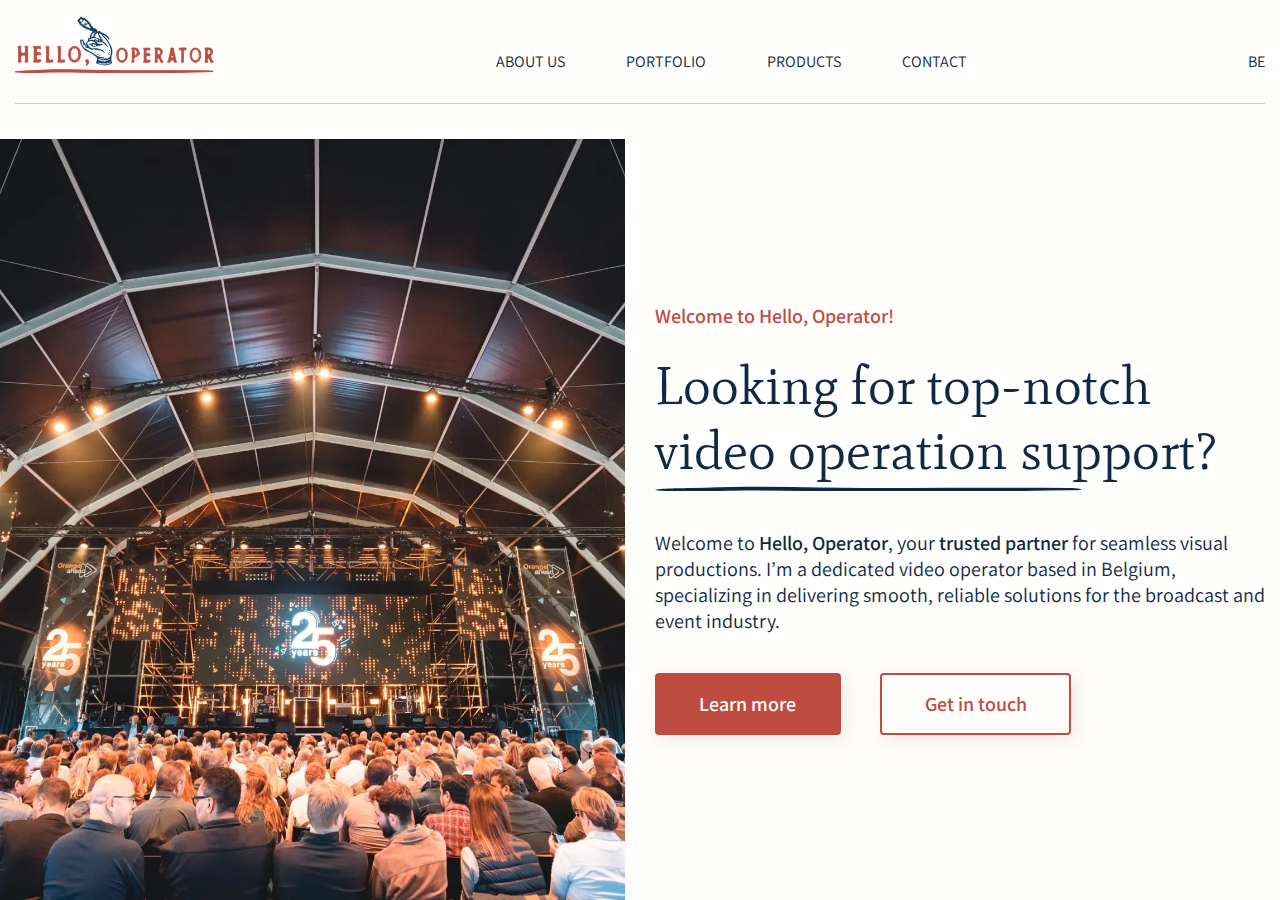
<file: index.html>
<!doctype html>
<html lang="en">

<head>
	<title>Hello, Operator title</title>
	<meta charset="UTF-8">
	<meta name="viewport" content="width=device-width, initial-scale=1.0">
	<meta name="format-detection" content="telephone=no">
	<meta name="description" content="Hello, Operator description">
	<!-- <meta name="robots" content="noindex, nofollow"> -->
	<!-- <link rel="shortcut icon" href="favicon.ico"> -->
	<link rel="stylesheet" href="css/style.min.css?_v=20250413084617">
</head>


<body>
	<div class="wrapper">
		<header data-lp class="header">
			<div class="header__container">
				<a href="./" class="header__logo">
					<img class="header__logo-img ibg ibg--contain" src="img/logo.svg " alt="logo" />
				</a>
				<div class="header__menu menu">
					<nav class="menu__body">
						<ul class="menu__list">
							<li class="menu__item">
								<a class="menu__link" href="about_us.html">About us</a>
							</li>
							<li class="menu__item">
								<a class="menu__link" href="portfolio.html">portfolio</a>
							</li>
							<li class="menu__item">
								<a class="menu__link" href="products.html">Products</a>
							</li>
							<li class="menu__item">
								<a class="menu__link" href="contact.html">contact</a>
							</li>
						</ul>
					</nav>
				</div>
				<div class="header__switcher">
					<a href="#" class="header__switcher-link header__switcher-link--active">ENG</a>
					<a href="be/" class="header__switcher-link header__switcher-link--no-active">BE</a>
				</div>
				<button aria-label="icon menu" type="button" class="icon-menu">
					<span></span>
				</button>
			</div>
		</header>

		<main class="page">
			<section class="page__hero hero">
				<div class="hero__cnt">
					<div class="hero__content">
						<img class="hero__image ibg" src="img/orange/1.webp" alt="Jannes Callebaut photo" />
					</div>
					<div class="hero__body">
						<div class="block-header">
							<h1 class="block-header__label labbel">
								Welcome to Hello, Operator!
							</h1>
							<div class="block-header__title">
								<h2 class="title">
									Looking for top-notch video operation support?
								</h2>
							</div>
							<div class="block-header__text text">
								<p>
									Welcome to <span>Hello, Operator</span>, your
									<span>trusted partner</span> for seamless visual
									productions. I’m a dedicated video operator based in
									Belgium, specializing in delivering smooth, reliable
									solutions for the broadcast and event industry.
								</p>
							</div>

							<div class="block-header__actions">
								<a href="about.html" data-ripple class="button">Learn more</a>
								<a href="products.html" data-ripple class="button button--transp">Get in touch</a>
							</div>
						</div>
					</div>
				</div>
			</section>
		</main>
		<footer>
		</footer>
	</div>
	<script src="js/app.min.js?_v=20250413084617"></script>

</body>

</html>
</file>
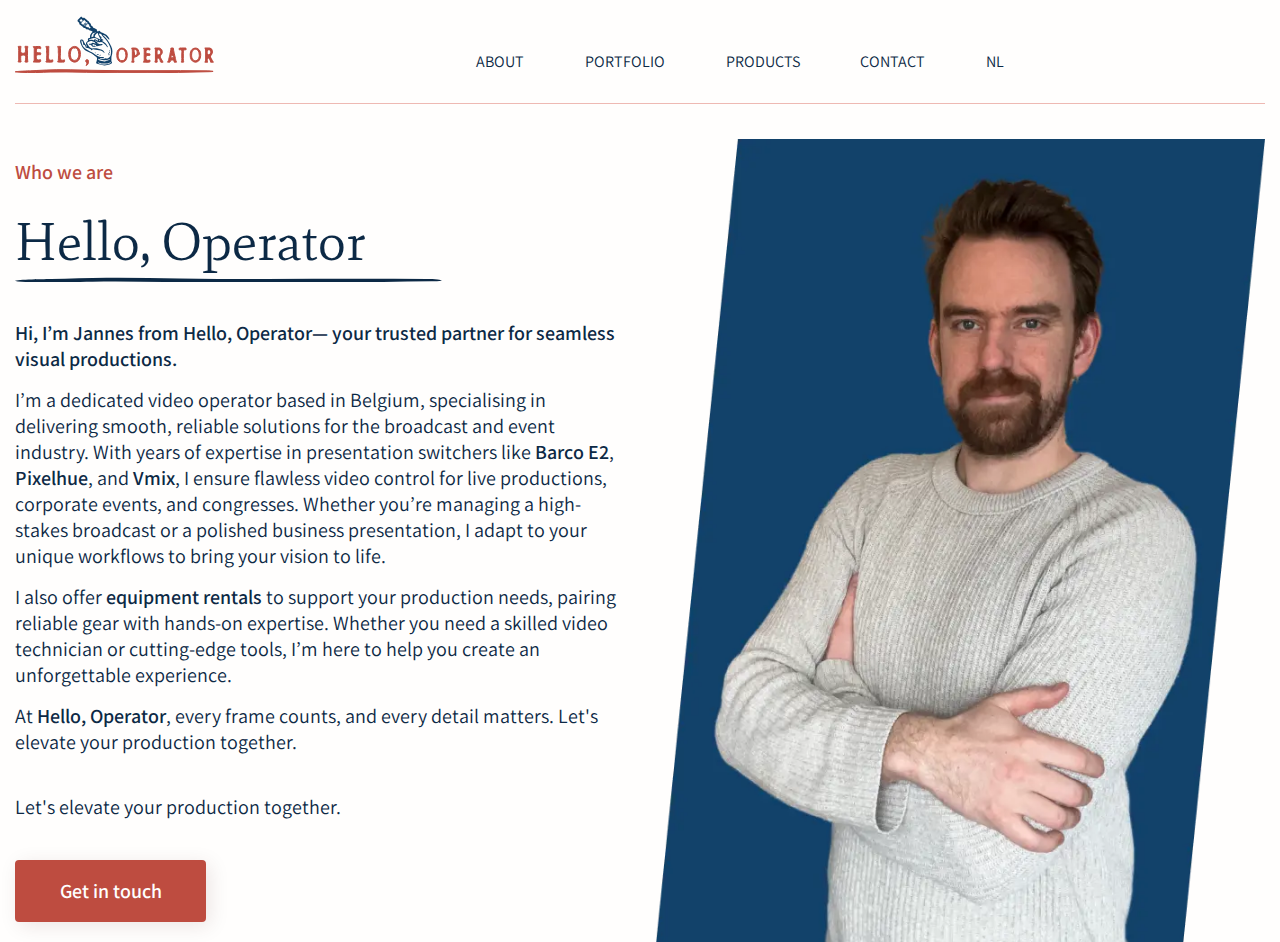
<file: about.html>
<!doctype html>
<html lang="en">

<head>
	    <script
      async
      src="https://www.googletagmanager.com/gtag/js?id=G-Z068Y1ZDXC&_v=20241119131527"></script>
    <script>
      window.dataLayer = window.dataLayer || [];

      function gtag() {
        dataLayer.push(arguments);
      }
      gtag("js", new Date());

      gtag("config", "G-Z068Y1ZDXC");
    </script>
	<title>About Hello, Operator</title>
	<meta charset="UTF-8">
	<meta name="viewport" content="width=device-width, initial-scale=1.0">
	<meta name="format-detection" content="telephone=no">
	<meta name="description" content="About Hello, Operator">
	<meta name="robots" content="noindex, nofollow">
	<link rel="stylesheet" href="css/style.min.css?_v=20250506114342">
</head>

<body>
	<div class="wrapper">
		<header data-lp class="header">
			<div class="header__container">
				<a href="./" class="header__logo">
					<img class="header__logo-img ibg ibg--contain" src="img/logo.svg " alt="logo" />
				</a>
				<div class="header__menu menu">
					<nav class="menu__body">
						<ul class="menu__list">
							<li class="menu__item">
								<a class="menu__link" href="about.html">About</a>
							</li>
							<li class="menu__item">
								<a class="menu__link" href="portfolio.html">Portfolio</a>
							</li>
							<li class="menu__item">
								<a class="menu__link" href="products.html">Products</a>
							</li>
							<li class="menu__item">
								<a class="menu__link" href="contact.html">contact</a>
							</li>
							<li class="menu__item">
								<a class="menu__link" href="#">NL</a>
							</li>
						</ul>
					</nav>
				</div>
				<button aria-label="icon menu" type="button" class="icon-menu">
					<span></span>
				</button>
			</div>
		</header>

		<main class="page">
			<section class="page__hero page__hero--about hero">
				<div class="hero__container">
					<div class="hero__body">
						<div class="block-header">
							<div data-watch data-watch-once class="block-header__label labbel">
								Who we are
							</div>
							<div data-watch data-watch-once class="block-header__title">
								<h1 class="title">Hello, Operator</h1>
							</div>
							<div data-watch data-watch-once class="block-header__text block-header__text--margin text">
								<p>
									<span>Hi, I’m Jannes from Hello, Operator— your trusted partner
										for seamless visual productions.</span>
								</p>
								<p>
									I’m a dedicated video operator based in Belgium,
									specialising in delivering smooth, reliable solutions for
									the broadcast and event industry. With years of expertise in
									presentation switchers like <span>Barco E2</span>,
									<span>Pixelhue</span>, and <span>Vmix</span>, I ensure
									flawless video control for live productions, corporate
									events, and congresses. Whether you’re managing a
									high-stakes broadcast or a polished business presentation, I
									adapt to your unique workflows to bring your vision to life.
								</p>
								<p>
									I also offer <span>equipment rentals</span> to support your
									production needs, pairing reliable gear with hands-on
									expertise. Whether you need a skilled video technician or
									cutting-edge tools, I’m here to help you create an
									unforgettable experience.
								</p>
								<p>
									At <span>Hello, Operator</span>, every frame counts, and
									every detail matters. Let's elevate your production
									together.
								</p>
							</div>
							<div data-watch data-watch-once class="block-header__text block-header__text--color text">
								Let's elevate your production together.
							</div>
							<div data-watch data-watch-once class="block-header__actions">
								<a href="contact.html" data-ripple class="button">Get in touch</a>
							</div>
						</div>
					</div>
					<!-- hero__body--top -->
					<div class="hero__content hero__content--top">
						<img data-watch data-watch-once class="hero__image hero__image--about ibg ibg--top" src="img/jannes_callebaut_photo.webp" alt="Jannes Callebaut photo" />
					</div>
				</div>
			</section>
		</main>
		<footer></footer>
	</div>
	<script src="js/app.min.js?_v=20250506114342"></script>

</body>

</html>
</file>
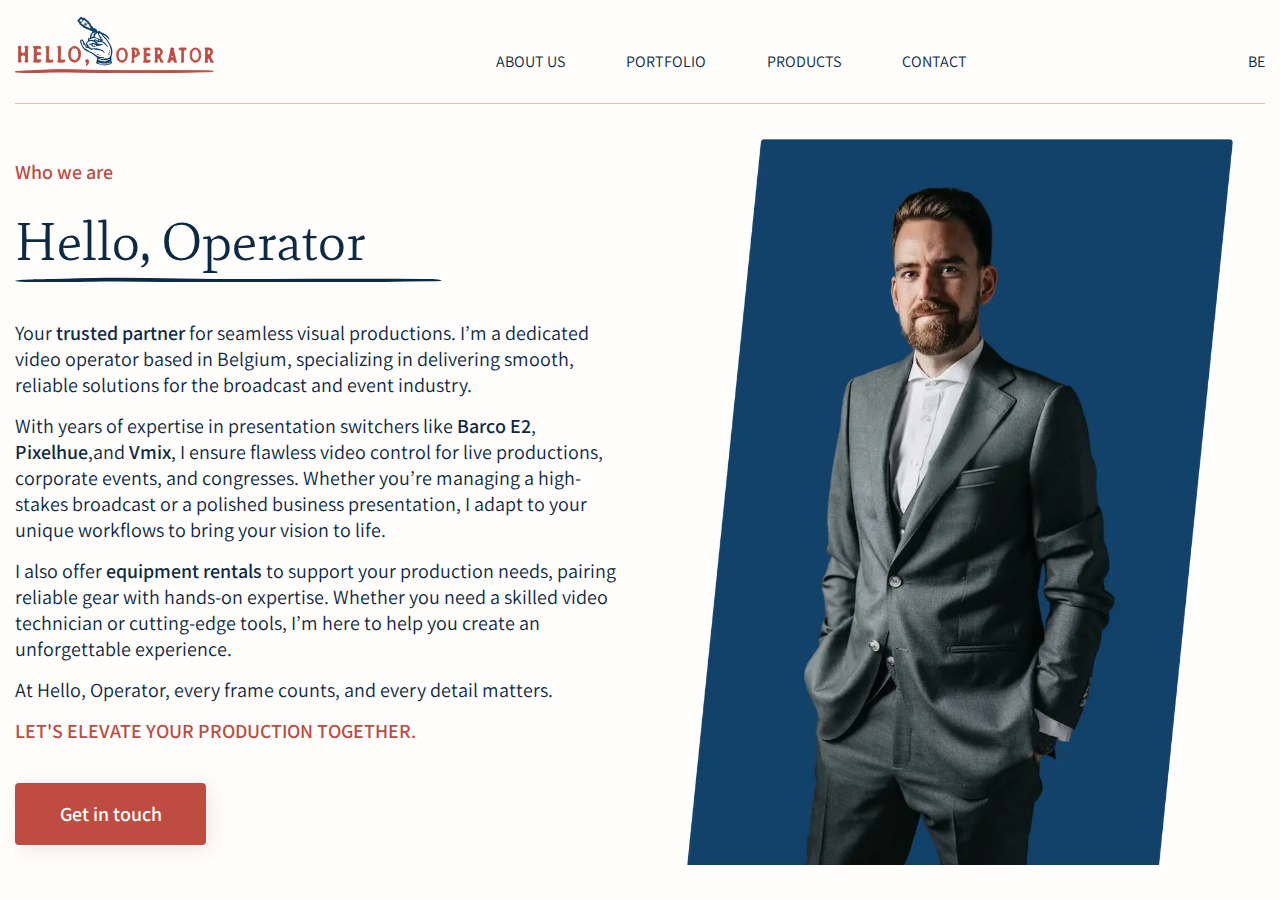
<file: about_us.html>
<!doctype html>
<html lang="en">

<head>
	<title>About Hello, Operator</title>
	<meta charset="UTF-8">
	<meta name="viewport" content="width=device-width, initial-scale=1.0">
	<meta name="format-detection" content="telephone=no">
	<meta name="description" content="About Hello, Operator">
	<!-- <meta name="robots" content="noindex, nofollow"> -->
	<!-- <link rel="shortcut icon" href="favicon.ico"> -->
	<link rel="stylesheet" href="css/style.min.css?_v=20250413084246">
</head>

<body>
	<div class="wrapper">
		<header data-lp class="header">
			<div class="header__container">
				<a href="./" class="header__logo">
					<img class="header__logo-img ibg ibg--contain" src="img/logo.svg " alt="logo" />
				</a>
				<div class="header__menu menu">
					<nav class="menu__body">
						<ul class="menu__list">
							<li class="menu__item">
								<a class="menu__link" href="about_us.html">About us</a>
							</li>
							<li class="menu__item">
								<a class="menu__link" href="portfolio.html">portfolio</a>
							</li>
							<li class="menu__item">
								<a class="menu__link" href="products.html">Products</a>
							</li>
							<li class="menu__item">
								<a class="menu__link" href="contact.html">contact</a>
							</li>
						</ul>
					</nav>
				</div>
				<div class="header__switcher">
					<a href="#" class="header__switcher-link header__switcher-link--active">ENG</a>
					<a href="be/" class="header__switcher-link header__switcher-link--no-active">BE</a>
				</div>
				<button aria-label="icon menu" type="button" class="icon-menu">
					<span></span>
				</button>
			</div>
		</header>

		<main class="page">
			<section class="page__hero hero">
				<div class="hero__container">
					<div class="hero__body">
						<div class="block-header">
							<h1 class="block-header__label labbel">Who we are</h1>
							<div class="block-header__title">
								<h2 class="title">Hello, Operator</h2>
							</div>
							<div class="block-header__text text">
								<p>
									Your<span> trusted partner</span> for seamless visual
									productions. I’m a dedicated video operator based in
									Belgium, specializing in delivering smooth, reliable
									solutions for the broadcast and event industry.
								</p>
								<p>
									With years of expertise in presentation switchers like
									<span>Barco E2</span>, <span>Pixelhue</span>,and<span>
										Vmix</span>, I ensure flawless video control for live productions,
									corporate events, and congresses. Whether you’re managing a
									high-stakes broadcast or a polished business presentation, I
									adapt to your unique workflows to bring your vision to life.
								</p>
								<p>
									I also offer <span>equipment rentals</span> to support your
									production needs, pairing reliable gear with hands-on
									expertise. Whether you need a skilled video technician or
									cutting-edge tools, I’m here to help you create an
									unforgettable experience.
								</p>
								<p>
									At Hello, Operator, every frame counts, and every detail
									matters.
								</p>
								<div>Let's elevate your production together.</div>
							</div>
							<div class="block-header__actions">
								<a href="products.html" data-ripple class="button">Get in touch</a>
							</div>
						</div>
					</div>
					<div class="hero__content">
						<img class="hero__image ibg ibg--contain" src="img/personal_photo2.webp" alt="Jannes Callebaut photo" />
					</div>
				</div>
			</section>
		</main>
		<footer>
		</footer>
	</div>
	<script src="js/app.min.js?_v=20250413084246"></script>

</body>

</html>
</file>
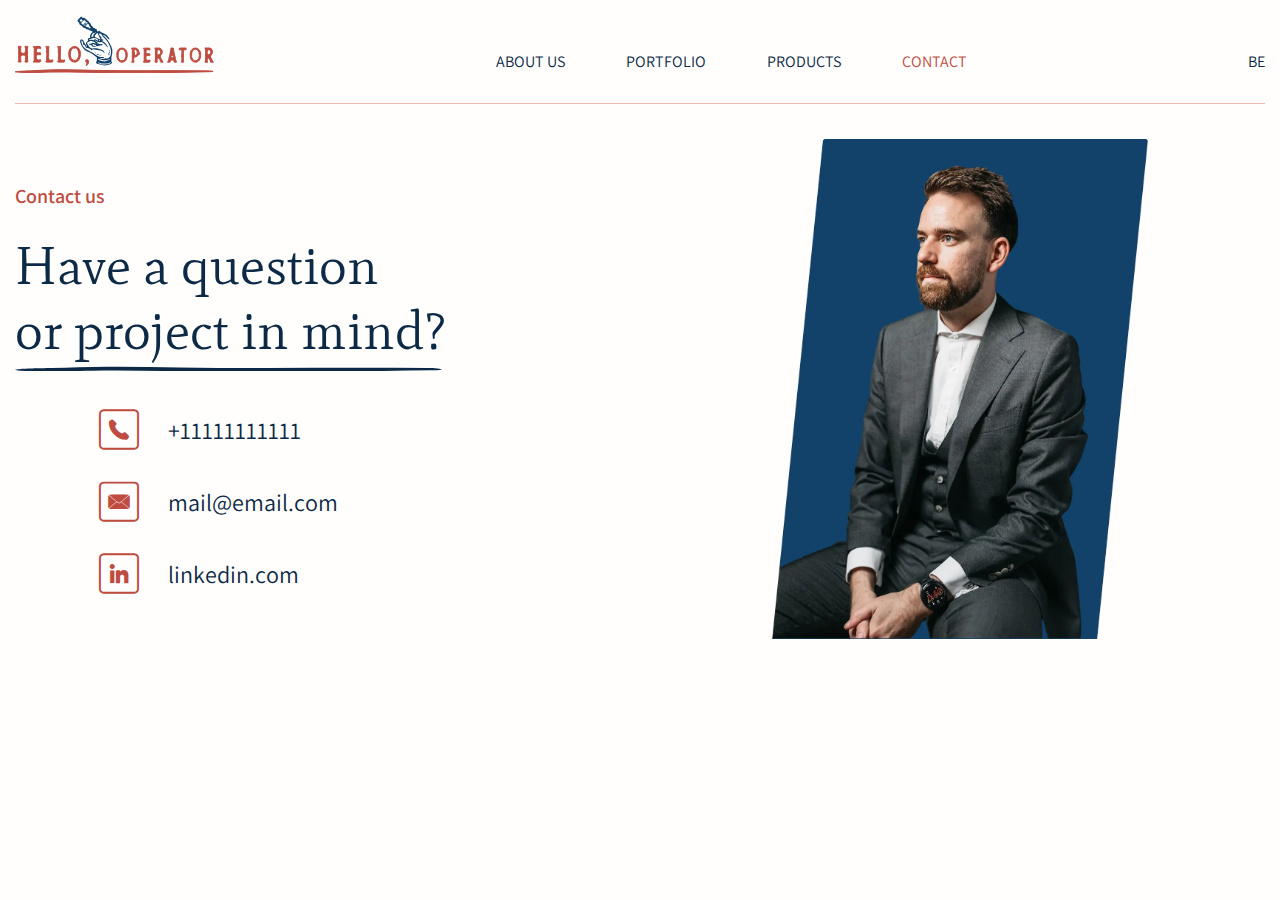
<file: contact.html>
<!doctype html>
<html lang="en">

<head>
	<title>About Hello, contact</title>
	<meta charset="UTF-8">
	<meta name="viewport" content="width=device-width, initial-scale=1.0">
	<meta name="format-detection" content="telephone=no">
	<meta name="description" content="About Hello, contact">
	<!-- <meta name="robots" content="noindex, nofollow"> -->
	<!-- <link rel="shortcut icon" href="favicon.ico"> -->
	<link rel="stylesheet" href="css/style.min.css?_v=20250413074800">
</head>

<body>
	<div class="wrapper">
		<header data-lp class="header">
			<div class="header__container">
				<a href="./" class="header__logo">
					<img class="header__logo-img ibg ibg--contain" src="img/logo.svg " alt="logo" />
				</a>
				<div class="header__menu menu">
					<nav class="menu__body">
						<ul class="menu__list">
							<li class="menu__item">
								<a class="menu__link" href="about.html">About us</a>
							</li>
							<li class="menu__item">
								<a class="menu__link" href="portfolio.html">portfolio</a>
							</li>
							<li class="menu__item">
								<a class="menu__link" href="products.html">Products</a>
							</li>
							<li class="menu__item">
								<a class="menu__link" href="contact.html">contact</a>
							</li>
						</ul>
					</nav>
				</div>
				<div class="header__switcher">
					<a href="#" class="header__switcher-link header__switcher-link--active">ENG</a>
					<a href="be/" class="header__switcher-link header__switcher-link--no-active">BE</a>
				</div>
				<button aria-label="icon menu" type="button" class="icon-menu">
					<span></span>
				</button>
			</div>
		</header>

		<main class="page">
			<section class="page__hero hero">
				<div class="hero__container">
					<div class="hero__body">
						<div class="block-header">
							<h1 class="block-header__label labbel">Contact us</h1>
							<div class="block-header__title">
								<h2 class="title">Have a question or project in mind?</h2>
							</div>
							<div class="social">
								<a class="social__link _icon-phone" href="tel:1111111111">+11111111111</a>
								<a class="social__link _icon-email" href="mailto:email@email.com">mail@email.com</a>
								<a target="_blank" class="social__link _icon-in" href="linkedin.com">linkedin.com</a>
							</div>
						</div>
					</div>
					<div class="hero__content">
						<img class="hero__image ibg ibg--contain" src="img/contact_photo.webp" alt="Jannes Callebaut photo" />
					</div>
				</div>
			</section>
		</main>
		<footer>
			<script>
				const currentUrl = window.location.pathname;
				document.querySelectorAll(".menu__list a").forEach((link) => {
					if (link.getAttribute("href") === currentUrl.split("/").pop()) {
						link.classList.add("active");
					}
				});
			</script>
		</footer>
	</div>
	<script src="js/app.min.js?_v=20250413074800"></script>

</body>

</html>
</file>
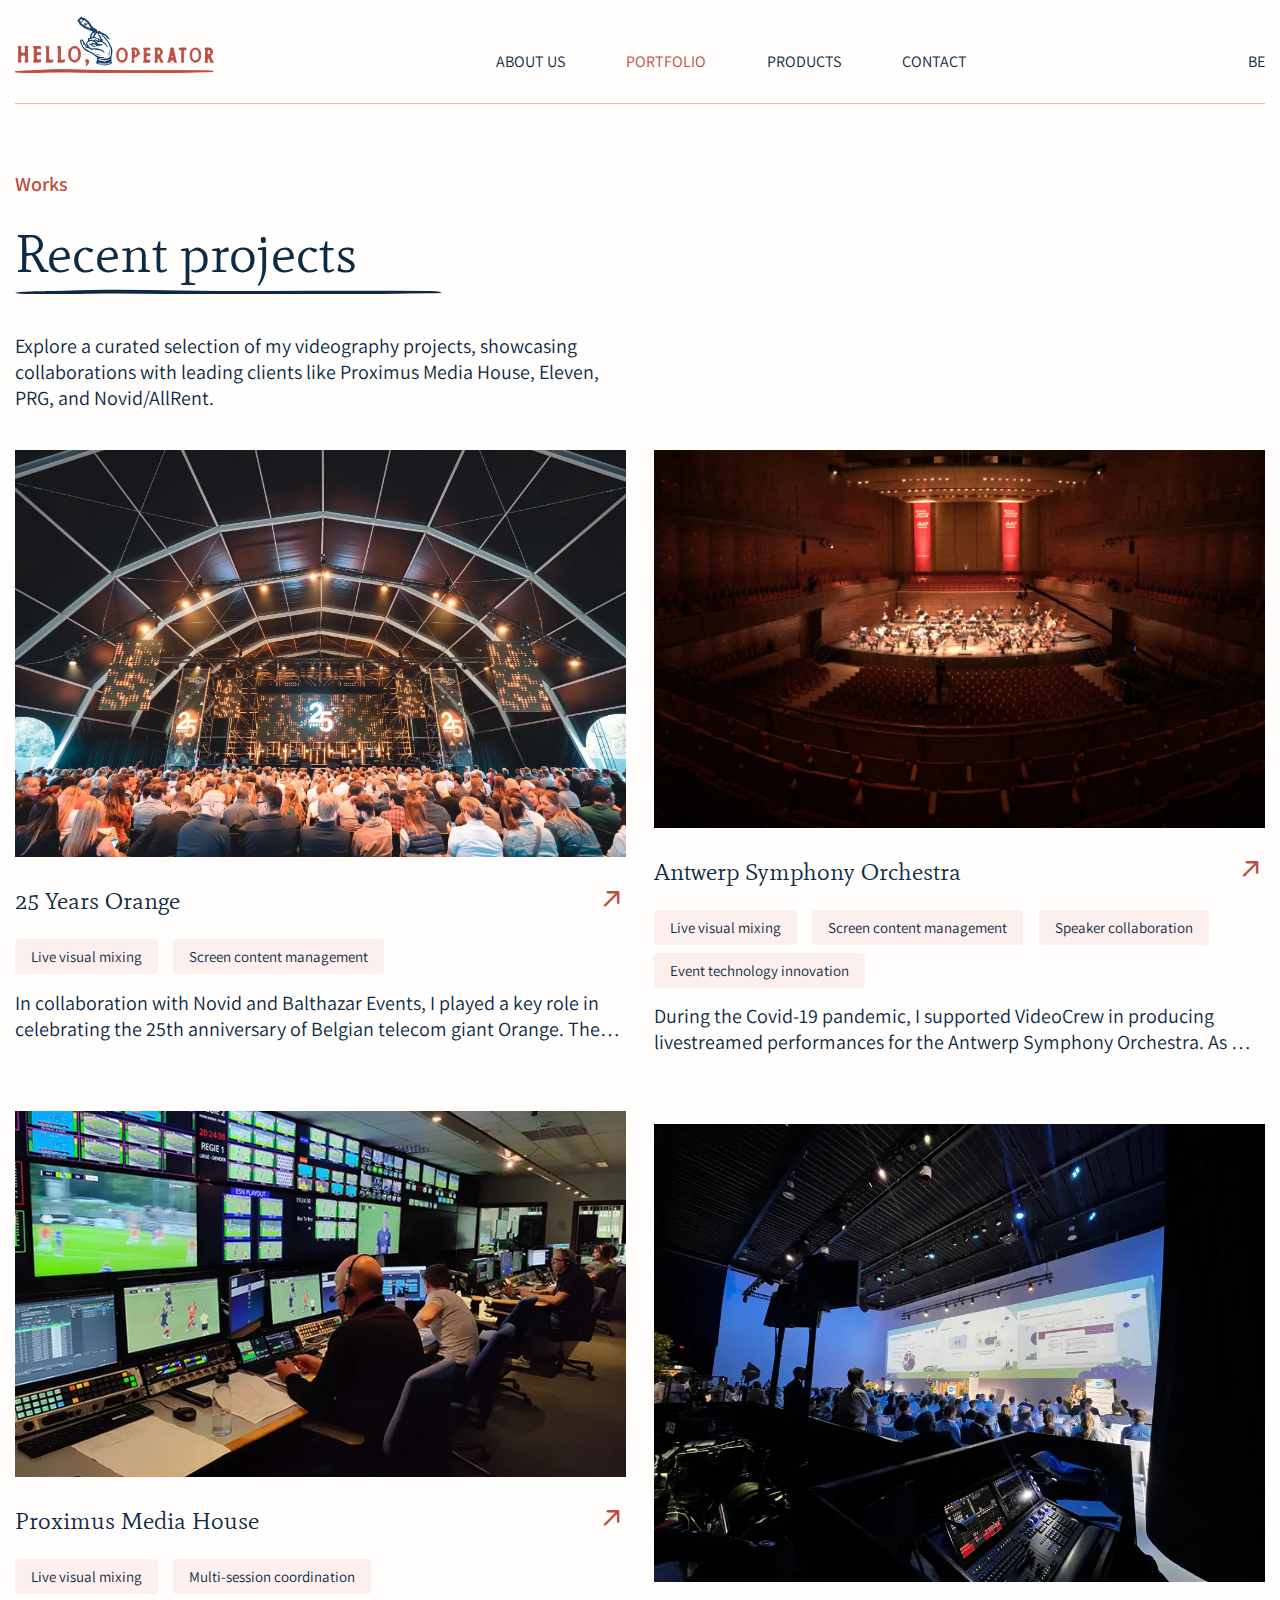
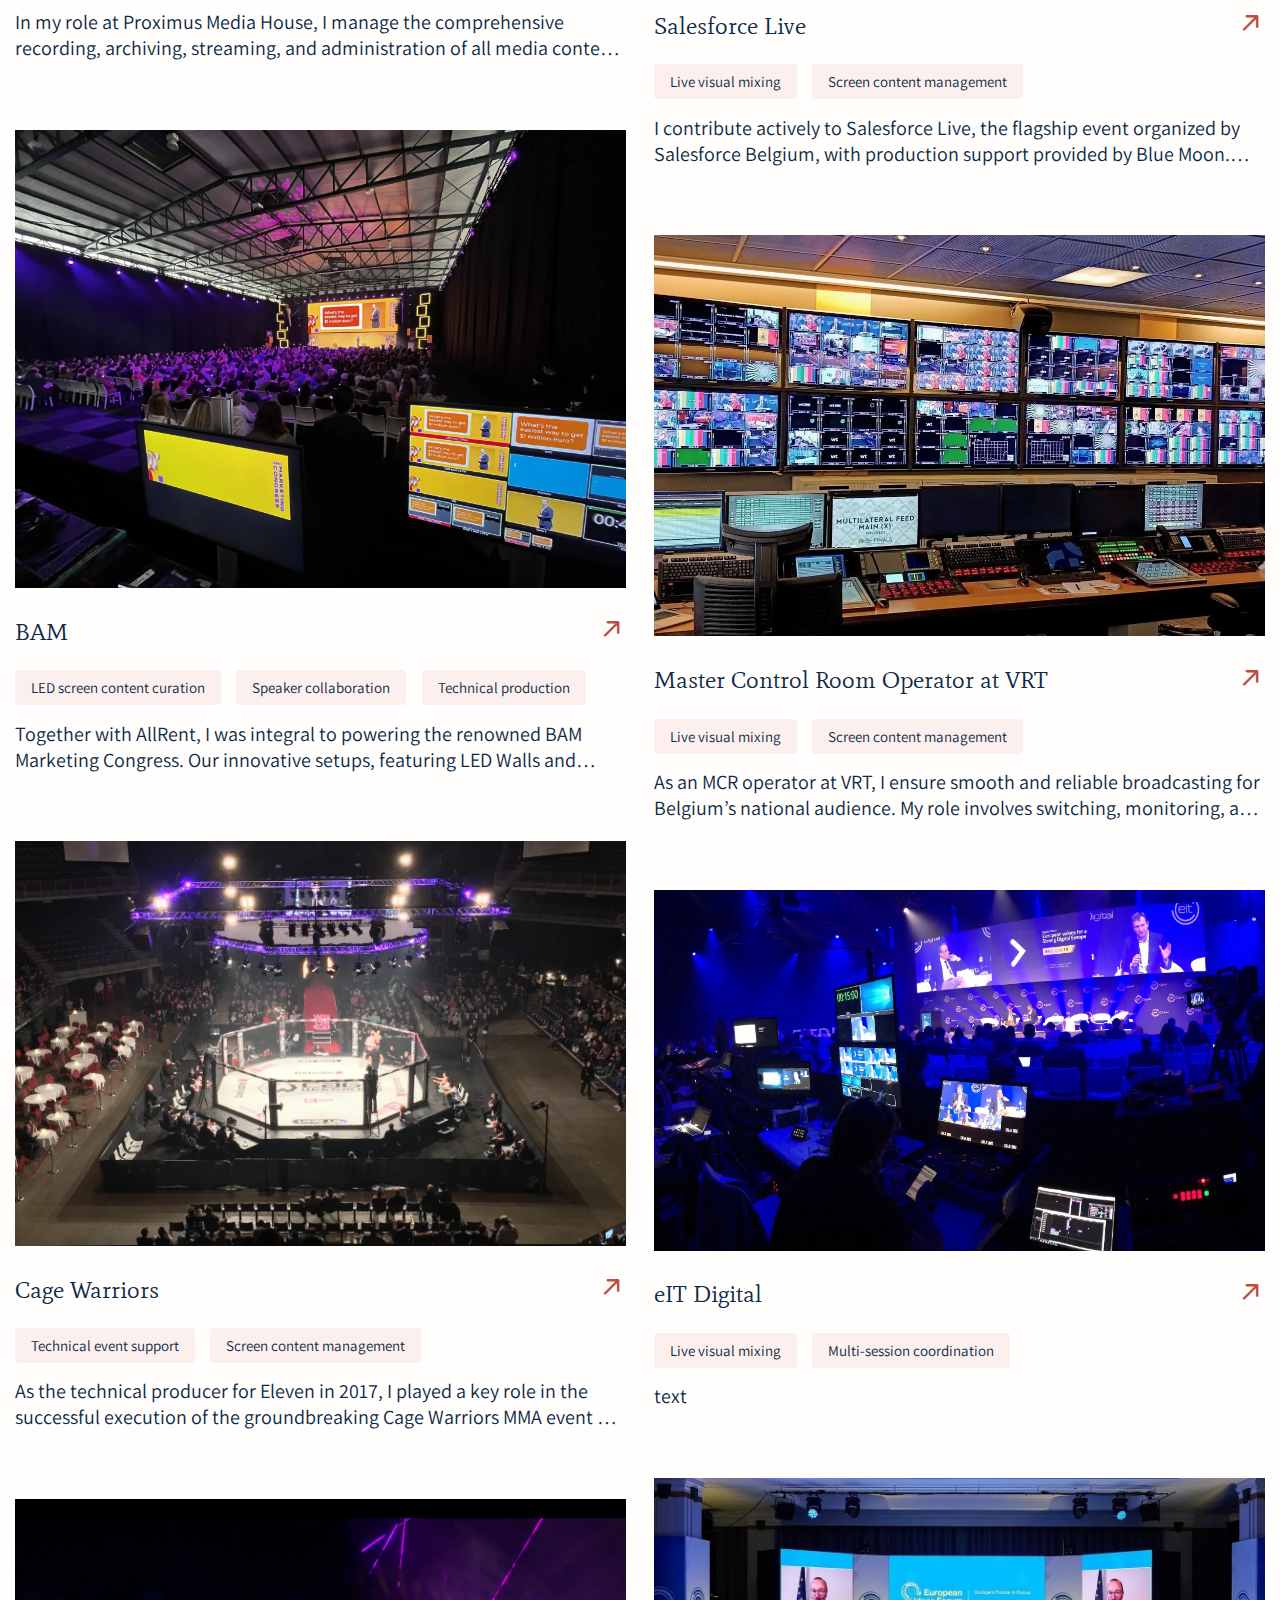
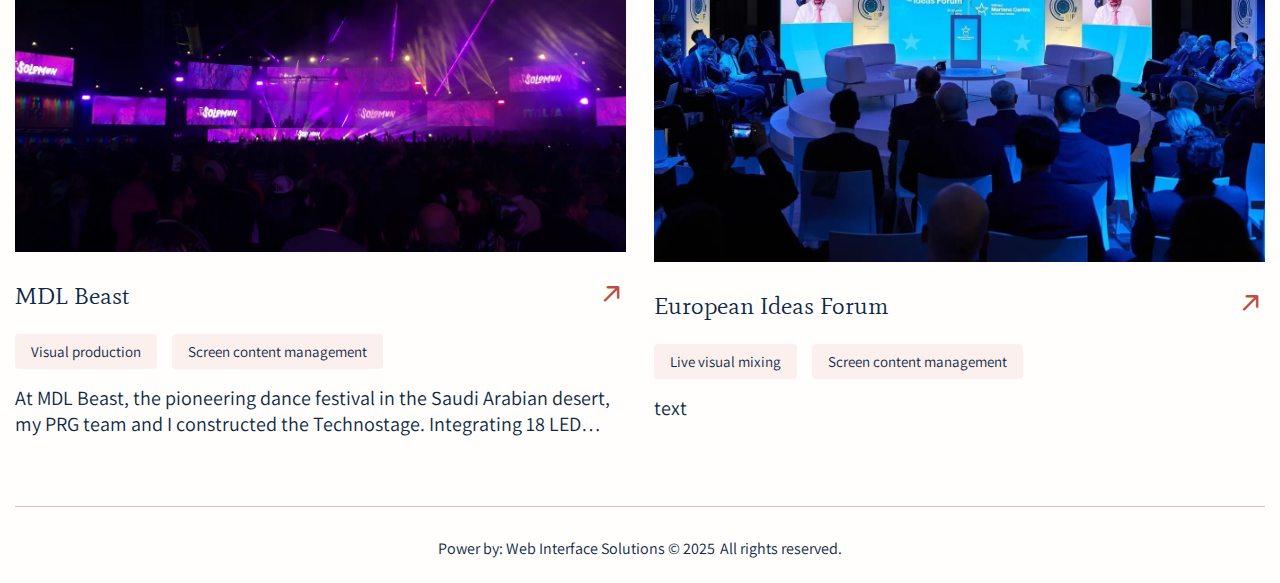
<file: portfolio.html>
<!doctype html>
<html lang="en">

<head>
	<title>Helo, Operator Portfolio</title>
	<meta charset="UTF-8" />
	<meta name="viewport" content="width=device-width, initial-scale=1.0" />
	<meta name="format-detection" content="telephone=no" />
	<meta name="description" content="Hello, Operator Portfolio" />
	<!-- <meta name="robots" content="noindex, nofollow"> -->
	<!-- <link rel="shortcut icon" href="favicon.ico"> -->
	<link rel="stylesheet" href="css/style.min.css?_v=20250412154626" />
</head>

<body>
	<div class="wrapper">
		<header data-lp class="header">
			<div class="header__container">
				<a href="./" class="header__logo">
					<img class="header__logo-img ibg ibg--contain" src="img/logo.svg " alt="logo" />
				</a>
				<div class="header__menu menu">
					<nav class="menu__body">
						<ul class="menu__list">
							<li class="menu__item">
								<a class="menu__link" href="about.html">About us</a>
							</li>
							<li class="menu__item">
								<a class="menu__link" href="portfolio.html">portfolio</a>
							</li>
							<li class="menu__item">
								<a class="menu__link" href="products.html">Products</a>
							</li>
							<li class="menu__item">
								<a class="menu__link" href="contact.html">contact</a>
							</li>
						</ul>
					</nav>
				</div>
				<div class="header__switcher">
					<a href="#" class="header__switcher-link header__switcher-link--active">ENG</a>
					<a href="be/" class="header__switcher-link header__switcher-link--no-active">BE</a>
				</div>
				<button aria-label="icon menu" type="button" class="icon-menu">
					<span></span>
				</button>
			</div>
		</header>

		<main class="page">
			<section class="page__works works">
				<div class="works__container">
					<div class="block-header">
						<h1 class="block-header__label labbel">Works</h1>
						<div class="block-header__title">
							<h2 class="title">Recent projects</h2>
						</div>
						<div class="block-header__text text">
							<p>
								​Explore a curated selection of my videography projects,
								showcasing collaborations with leading clients like Proximus
								Media House, Eleven, PRG, and Novid/AllRent.
							</p>
						</div>
					</div>
					<div class="works__list">
						<a class="works__item" href="work.html">
							<article class="item-works">
								<div class="item-works__img">
									<img class="item-works__image ibg" src="img/orange/1.webp" alt="25 Years Orange photo" />
									<img class="item-works__imagehover ibg" src="img/orange/2.webp" alt="25 Years Orange photo" />
								</div>
								<div class="item-works__header">
									<h3 class="item-works__title">25 Years Orange</h3>
									<div class="item-works__link _icon-link"></div>
								</div>
								<div class="item-works__tags">
									<div class="item-works__tag">Live visual mixing</div>
									<div class="item-works__tag">Screen content management</div>
								</div>
								<div class="item-works__text text">
									In collaboration with Novid and Balthazar Events, I played a
									key role in celebrating the 25th anniversary of Belgian
									telecom giant Orange. The event featured an impressive LED
									wall and delay screens set up within a spacious tent at De
									Schorre in Boom. We seamlessly integrated the pictures of
									the on-site photographers into the show, while I managed the
									mixing of all visuals on the screens. This immersive event
									showcased our expertise in delivering exceptional results.
								</div>
							</article>
						</a>
						<a class="works__item" href="work.html">
							<article class="item-works">
								<div class="item-works__img">
									<img class="item-works__image ibg" src="img/pmh/1.webp" alt="Proximus ​Media ​House photo" />
									<img class="item-works__imagehover ibg" src="img/pmh/1.webp" alt="Proximus ​Media ​House photo" />
								</div>
								<div class="item-works__header">
									<h3 class="item-works__title">Proximus ​Media ​House</h3>
									<div class="item-works__link _icon-link"></div>
								</div>
								<div class="item-works__tags">
									<div class="item-works__tag">Live visual mixing</div>
									<div class="item-works__tag">
										Multi-session coordination
									</div>
								</div>
								<div class="item-works__text text">
									In my role at Proximus Media House, I manage ​the
									comprehensive recording, archiving, ​streaming, and
									administration of all media ​content produced by PMH and its
									clients. My ​primary focus is capturing a diverse range of
									​sporting events, including Belgian and ​European football,
									volleyball, hockey, cycling, ​and basketball, utilizing
									tools like EVS IP-​Director and various streaming platforms
									to ​ensure seamless execution.
								</div>
							</article>
						</a>
						<a class="works__item" href="work.html">
							<article class="item-works">
								<div class="item-works__img">
									<img class="item-works__image ibg" src="img/bam/4.webp" alt="BAM photo" />
									<img class="item-works__imagehover ibg" src="img/bam/1.webp" alt="BAM photo" />
								</div>
								<div class="item-works__header">
									<h3 class="item-works__title">BAM</h3>
									<div class="item-works__link _icon-link"></div>
								</div>
								<div class="item-works__tags">
									<div class="item-works__tag">
										LED screen content curation
									</div>
									<div class="item-works__tag">Speaker collaboration</div>
									<div class="item-works__tag">Technical production</div>
								</div>
								<div class="item-works__text text">
									Together with AllRent, I was integral to powering the
									renowned BAM Marketing Congress. Our innovative setups,
									featuring LED Walls and Projector Blends, created immersive
									visual experiences. As the curator of content for the LED
									screens, I managed every detail, including a striking setup
									with over 8 million pixels. Working closely with keynote
									speakers, we ensured seamless content delivery, perfectly
									aligning with their vision. With a focus on enhancing
									attendee experience, I was dedicated to pushing the
									boundaries of event technology in every project.
								</div>
							</article>
						</a>
						<a class="works__item" href="work.html">
							<article class="item-works">
								<div class="item-works__img">
									<img class="item-works__image ibg" src="img/cage_warriors/7.webp" alt="Cage Warriors photo" />
									<img class="item-works__imagehover ibg" src="img/cage_warriors/1.webp" alt="Cage Warriors photo" />
								</div>
								<div class="item-works__header">
									<h3 class="item-works__title">Cage Warriors</h3>
									<div class="item-works__link _icon-link"></div>
								</div>
								<div class="item-works__tags">
									<div class="item-works__tag">Technical event support</div>
									<div class="item-works__tag">Screen content management</div>
								</div>
								<div class="item-works__text text">
									As the technical producer for Eleven in 2017, I played a key
									role in the successful execution of the groundbreaking Cage
									Warriors MMA event at the Lotto Arena in Antwerp. From the
									OB Van, I managed graphics, video elements, and timings,
									guaranteeing a flawless production. This opportunity
									highlighted my commitment to delivering excellence, and it
									inspires me to continue contributing to impactful projects
									in the future.
								</div>
							</article>
						</a>
						<a class="works__item" href="work.html">
							<article class="item-works">
								<div class="item-works__img">
									<img class="item-works__image ibg" src="img/mdl_beats/1.webp" alt="MDL Beast photo" />
									<img class="item-works__imagehover ibg" src="img/mdl_beats/2.webp" alt="MDL Beast photo" />
								</div>
								<div class="item-works__header">
									<h3 class="item-works__title">MDL Beast</h3>
									<div class="item-works__link _icon-link"></div>
								</div>
								<div class="item-works__tags">
									<div class="item-works__tag">Visual production</div>
									<div class="item-works__tag">Screen content management</div>
								</div>
								<div class="item-works__text text">
									At MDL Beast, the pioneering dance ​festival in the Saudi
									Arabian desert, my ​PRG team and I constructed the Techno
									​stage. Integrating 18 LED screens into ​shipping
									containers, we created a ​stunning visual experience.
									Enduring ​desert conditions, we built and ​configured the
									stage for use with ​Resolume software. Our efforts
									​culminated in a synchronized LED ​display, a testament to
									our collaboration. ​Contributing to this historic event was
									​unforgettable, showcasing our ability to ​bring visionary
									projects to life.
								</div>
							</article>
						</a>
						<a class="works__item" href="work.html">
							<article class="item-works">
								<div class="item-works__img">
									<img class="item-works__image ibg" src="img/aso_concerts/1.webp" alt="Antwerp ​Symphony ​Orchestra photo" />
									<img class="item-works__imagehover ibg" src="img/aso_concerts/2.webp" alt="Antwerp ​Symphony ​Orchestra photo" />
								</div>
								<div class="item-works__header">
									<h3 class="item-works__title">
										Antwerp ​Symphony ​Orchestra
									</h3>
									<div class="item-works__link _icon-link"></div>
								</div>
								<div class="item-works__tags">
									<div class="item-works__tag">Live visual mixing</div>
									<div class="item-works__tag">Screen content management</div>
									<div class="item-works__tag">Speaker collaboration</div>
									<div class="item-works__tag">
										Event technology innovation
									</div>
								</div>
								<div class="item-works__text text">
									<p>
										During the Covid-19 pandemic, I supported VideoCrew in
										producing ​livestreamed performances for the Antwerp
										Symphony Orchestra. As ​chief technician, I managed all
										audio and video signals, ensuring top-​notch quality. It
										was fulfilling to facilitate cultural enrichment despite
										​the challenges of the time, and I'm eager for more
										chances to innovate ​and bring art to global audiences.
									</p>
								</div>
							</article>
						</a>
						<a class="works__item" href="work.html">
							<article class="item-works">
								<div class="item-works__img">
									<img class="item-works__image ibg" src="img/sales_force_live/4.webp" alt="Salesforce Live photo" />
									<img class="item-works__imagehover ibg" src="img/sales_force_live/3.webp" alt="Salesforce Live photo" />
								</div>
								<div class="item-works__header">
									<h3 class="item-works__title">Salesforce Live</h3>
									<div class="item-works__link _icon-link"></div>
								</div>
								<div class="item-works__tags">
									<div class="item-works__tag">Live visual mixing</div>
									<div class="item-works__tag">Screen content management</div>
								</div>
								<div class="item-works__text text">
									<p>
										I contribute actively to Salesforce Live, the flagship
										event organized by Salesforce Belgium, with production
										support provided by Blue Moon. This annual gathering
										serves as a vital platform for innovation, collaboration,
										and connection within the Salesforce community.
									</p>
									<p>
										During this event, I manage videomixing operations across
										multiple setups, including an advanced 3-projector blend
										and a multi-LED wall configuration to deliver seamless and
										captivating visual experiences. After the main keynotes,
										attendees participate in three simultaneous workshops
										using silent disco headphones, where I efficiently
										coordinate all sessions in parallel.
									</p>
									<p>
										Being part of this dynamic event on a yearly basis is an
										incredible experience. I look forward to continuing to
										bring value and create impactful experiences at every
										edition of Salesforce Live.
									</p>
								</div>
							</article>
						</a>
						<a class="works__item" href="work.html">
							<article class="item-works">
								<div class="item-works__img">
									<img class="item-works__image ibg" src="img/vrt/1.webp" alt="Master Control Room Operator at VRT photo" />
									<img class="item-works__imagehover ibg" src="img/vrt/1.webp" alt="Master Control Room Operator at VRT photo" />
								</div>
								<div class="item-works__header">
									<h3 class="item-works__title">
										Master Control Room Operator at VRT
									</h3>
									<div class="item-works__link _icon-link"></div>
								</div>
								<div class="item-works__tags">
									<div class="item-works__tag">Live visual mixing</div>
									<div class="item-works__tag">Screen content management</div>
								</div>
								<div class="item-works__text text">
									<p>
										As an MCR operator at VRT, I ensure smooth and reliable
										broadcasting for Belgium’s national audience. My role
										involves switching, monitoring, and streaming all incoming
										feeds, utilizing technologies such as satellite links,
										microwave transmissions, and internet streaming to deliver
										high-quality content. Collaborating with teams across
										sports, news, and TV productions, I guarantee that all
										departments have quick and easy access to the files and
										feeds they need to create exceptional programming.
									</p>
									<p>
										Beyond daily operations, I am actively involved in VRT’s
										exciting transition to a new building equipped with
										cutting-edge technology. I contribute to shaping this
										future by supporting the implementation of innovative
										solutions that will enhance the broadcaster’s efficiency
										and adapt to evolving industry demands. Through my work, I
										help VRT maintain its reputation for delivering
										outstanding content to viewers nationwide.
									</p>
								</div>
							</article>
						</a>
						<a class="works__item" href="work.html">
							<article class="item-works">
								<div class="item-works__img">
									<img class="item-works__image ibg" src="img/eit_digital/1.webp" alt="eIT Digital photo" />
									<img class="item-works__imagehover ibg" src="img/eit_digital/1.webp" alt="eIT Digital photo" />
								</div>
								<div class="item-works__header">
									<h3 class="item-works__title">eIT Digital</h3>
									<div class="item-works__link _icon-link"></div>
								</div>
								<div class="item-works__tags">
									<div class="item-works__tag">Live visual mixing</div>
									<div class="item-works__tag">
										Multi-session coordination
									</div>
								</div>
								<div class="item-works__text text">
									<p>text</p>
								</div>
							</article>
						</a>
						<a class="works__item" href="work.html">
							<article class="item-works">
								<div class="item-works__img">
									<img class="item-works__image ibg" src="img/european_ideas_forum/1.webp" alt="European Ideas Forum photo" />
									<img class="item-works__imagehover ibg" src="img/european_ideas_forum/2.webp" alt="European Ideas Forum photo" />
								</div>
								<div class="item-works__header">
									<h3 class="item-works__title">European Ideas Forum</h3>
									<div class="item-works__link _icon-link"></div>
								</div>
								<div class="item-works__tags">
									<div class="item-works__tag">Live visual mixing</div>
									<div class="item-works__tag">Screen content management</div>
								</div>
								<div class="item-works__text text">
									<p>text</p>
								</div>
							</article>
						</a>
					</div>
				</div>
			</section>
		</main>
		<footer class="footer">
			<div class="footer__container">
				<div class="footer__copy">
					<div>
						Power by:
						<a class="footer__link" target="_blank" href="https://webintersol.com/">Web Interface Solutions
						</a>
						© 2025
					</div>
					<div>All rights reserved.</div>
				</div>
			</div>
			<script>
				// для виділення активної сторінки в меню кольором
				const currentUrl = window.location.pathname;
				document.querySelectorAll(".menu__list a").forEach((link) => {
					if (link.getAttribute("href") === currentUrl.split("/").pop()) {
						link.classList.add("active");
					}
				});
			</script>
		</footer>

	</div>
	<script src="js/app.min.js?_v=20250412154626"></script>

</body>

</html>
</file>
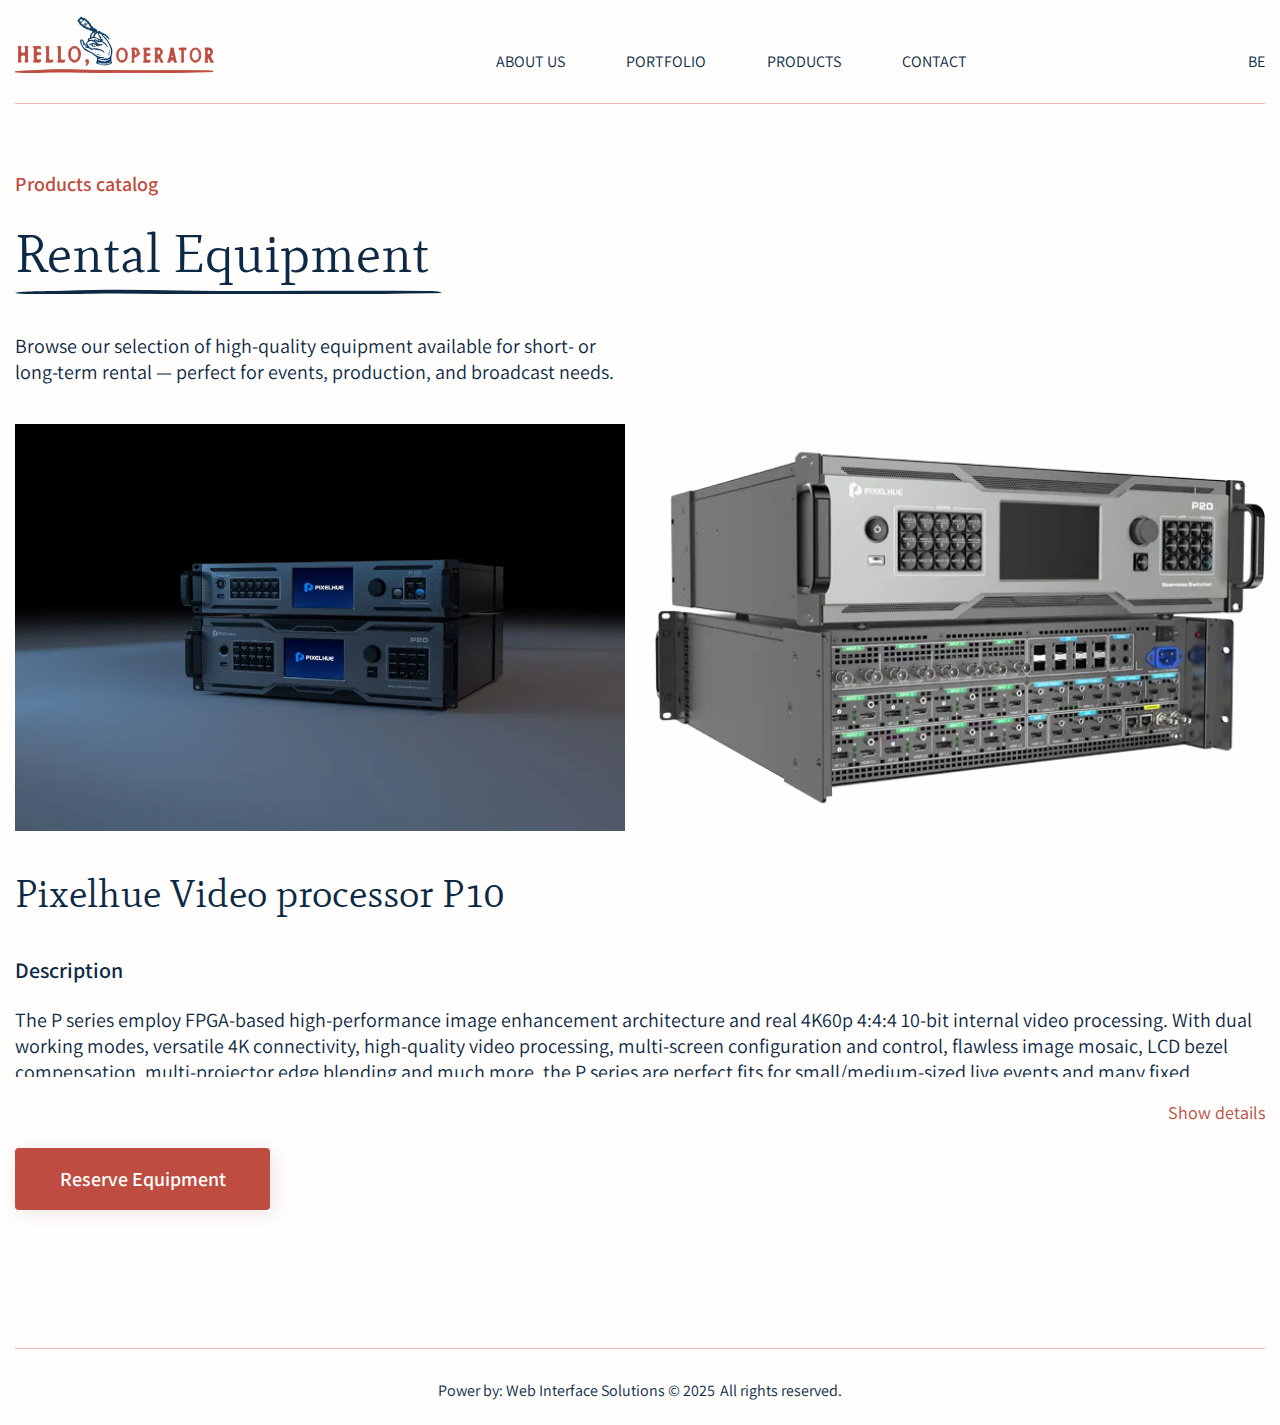
<file: products.html>
<!doctype html>
<html lang="en">

<head>
	<title>Helo, Operator Products</title>
	<meta charset="UTF-8">
	<meta name="viewport" content="width=device-width, initial-scale=1.0">
	<meta name="format-detection" content="telephone=no">
	<meta name="description" content="Hello, Operator Products">
	<!-- <meta name="robots" content="noindex, nofollow"> -->
	<!-- <link rel="shortcut icon" href="favicon.ico"> -->
	<link rel="stylesheet" href="css/style.min.css?_v=20250413084617">
</head>

<body>
	<div class="wrapper">
		<header data-lp class="header">
			<div class="header__container">
				<a href="./" class="header__logo">
					<img class="header__logo-img ibg ibg--contain" src="img/logo.svg " alt="logo" />
				</a>
				<div class="header__menu menu">
					<nav class="menu__body">
						<ul class="menu__list">
							<li class="menu__item">
								<a class="menu__link" href="about_us.html">About us</a>
							</li>
							<li class="menu__item">
								<a class="menu__link" href="portfolio.html">portfolio</a>
							</li>
							<li class="menu__item">
								<a class="menu__link" href="products.html">Products</a>
							</li>
							<li class="menu__item">
								<a class="menu__link" href="contact.html">contact</a>
							</li>
						</ul>
					</nav>
				</div>
				<div class="header__switcher">
					<a href="#" class="header__switcher-link header__switcher-link--active">ENG</a>
					<a href="be/" class="header__switcher-link header__switcher-link--no-active">BE</a>
				</div>
				<button aria-label="icon menu" type="button" class="icon-menu">
					<span></span>
				</button>
			</div>
		</header>

		<main class="page">
			<section class="page__rental rental">
				<div class="rental__container">
					<div class="block-header">
						<h1 class="block-header__label labbel">Products catalog</h1>
						<div class="block-header__title">
							<h2 class="title">Rental Equipment</h2>
						</div>
						<div class="block-header__text text">
							<p>
								Browse our selection of high-quality equipment available for
								short- or long-term rental — perfect for events, production,
								and broadcast needs.
							</p>
						</div>
					</div>
					<ul class="rental__list">
						<li class="rental__item item-rental">
							<div class="item-rental__header">
								<div>
									<img src="img/rental_items/pixelhue_video_processor_p10/1.webp" alt="Pixelhue Video processor P10 Image" />
									<img src="img/rental_items/pixelhue_video_processor_p10/2.webp" alt="Pixelhue Video processor P10 Image" />
								</div>
								<h2 class="item-rental__title">
									Pixelhue Video processor P10
								</h2>
							</div>
							<div class="item-rental__body">
								<div class="item-rental__label">Description</div>
								<div data-showmore class="item-rental">
									<div data-showmore-content="70" class="item-rental__content">
										<div class="item-rental__text text">
											<p>
												The P series employ FPGA-based high-performance image
												enhancement architecture and real 4K60p 4:4:4 10-bit
												internal video processing. With dual working modes,
												versatile 4K connectivity, high-quality video
												processing, multi-screen configuration and control,
												flawless image mosaic, LCD bezel compensation,
												multi-projector edge blending and much more, the P
												series are perfect fits for small/medium-sized live
												events and many fixed installations requiring high
												reliability, unrivaled ease of use, optimal image
												quality and cutting-edge live 4K processing features.
												Seamless transitions, smooth video display and various
												visual effects maximize audience engagement
											</p>
											<p>
												Dual working modes make the P series more capable,
												allowing users to choose the switcher mode or PGM only
												mode as needed. Multi-screen configuration and control
												can meet more application requirements. The P20/P20-DS
												supports up to 12 DL layers (2×MAIN+10×PIP) or 8 DL
												layers
											</p>
											<p>
												(4×MAIN+4×PIP) and the P10 supports up to 6 DL layers
												(2×MAIN+4×PIP). Layer layout is customizable and a
												variety of layer effects such as DSK, mask, crop,
												flip, cut &amp; fill, border, shadow and KeyFrame are
												supported. Up to 128 presets can be saved for easy
												recall. High-resolution images can be captured from
												live inputs and outputs and used as BKG. In addition,
												the P20/P20-DS allows for free conversion between SDR,
												HDR10 and HLG, and the P20-DS supports Dante audio
												networking.
											</p>
										</div>
										<div>
											<div>
												<img src="img/rental_items/pixelhue_video_processor_p10/3.webp" alt="Pixelhue Video processor P10 Image" />
												<img src="img/rental_items/pixelhue_video_processor_p10/4.webp" alt="Pixelhue Video processor P10 Image" />
											</div>
										</div>
										<div class="item-rental__text text">
											<h3>Longer Transmission Distance</h3>
											<p>
												10G optical fiber ports are provided for copying HDMI
												2.0 output, allowing the P series to transmit signals
												to the LED controller (VX1000, VX600, VX400, H series,
												MX40 Pro, MCTRL 4K and NovaPro UHD Jr from NovaStar
												are currently supported) over a long distance (up to
												10 km with SMF) without fiber converters. This method
												not only ensures the signal stability but also lowers
												the transmission cost, making the P series ideal for
												long-distance signal transmission.
											</p>
											<h3>Flexible Control Options</h3>
											<p>
												In addition to superior performances and outstanding
												visual experience, the P series are exceptionally easy
												to control via any of the following options. Multiple
												switchers can be controlled simultaneously by a single
												event controller/PC with PixelFlow when they are on
												the same LAN and in the same project.
											</p>
											<ul>
												<li>
													Fully-featured front panel buttons and 5-inch
													graphical LCD
												</li>
												<li>Versatile event controller U5/U5 Pro</li>
												<li>All-new event management software PixelFlow</li>
												<li>
													Third-party control system Stream Deck (Companion
													integrated into the P series)
												</li>
											</ul>
										</div>
										<div>
											<div>
												<img src="img/rental_items/pixelhue_video_processor_p10/5.webp" alt="Pixelhue Video processor P10Image" />
												<img src="img/rental_items/pixelhue_video_processor_p10/6.webp" alt="Pixelhue Video processor P10Image" />
											</div>
										</div>
										<div class="item-rental__text text">
											<h3>Superb Stability &amp; Reliability</h3>
											<p>
												The P series are created for applications requiring
												the highest stability and uptime. Different backup
												methods are supported, including device backup, input
												source backup, automatic output backup. Once the
												primary input source is not stable or disappears, it
												will be switched to the backup source seamlessly. When
												the primary device fails, the backup device will take
												over the work immediately to ensure uninterrupted
												operation. Seamless switching from the primary to
												backup device or connector with no downtime makes the
												products highly reliable and worry-free.
											</p>
										</div>
										<a target="_blank" href="https://www.pixelhue.com/index.php/content/products_detail/catid/64/id/20.html" class="item-rental__actions">
											<span class="item-rental__link">
												Read full description on product website
											</span>
											<span class="item-rental__icon _icon-link"></span>
										</a>
									</div>
									<div class="item-rental__sm">
										<button hidden data-showmore-button type="button" class="item-rental__more">
											<span>Show details</span><span>Hide details</span>
										</button>
									</div>
								</div>
							</div>
							<!-- Calendly link widget begin -->
							<link href="https://assets.calendly.com/assets/external/widget.css?_v=20250413084617" rel="stylesheet" />
							<script src="https://assets.calendly.com/assets/external/widget.js?_v=20250413084617" type="text/javascript" async></script>
							<a class="item-rental__rental button" href="" onclick="Calendly.initPopupWidget({url: 'https://calendly.com/ev-klzn/new-meeting'});return false;">Reserve Equipment</a>
							<!-- Calendly link widget end -->
						</li>
					</ul>
				</div>
			</section>
		</main>
		<footer class="footer">
			<div class="footer__container">
				<div class="footer__copy">
					<div>
						Power by:
						<a class="footer__link" target="_blank" href="https://webintersol.com/">Web Interface Solutions
						</a>
						© 2025
					</div>
					<div>All rights reserved.</div>
				</div>
			</div>
		</footer>

	</div>
	<script src="js/app.min.js?_v=20250413084617"></script>

</body>

</html>
</file>
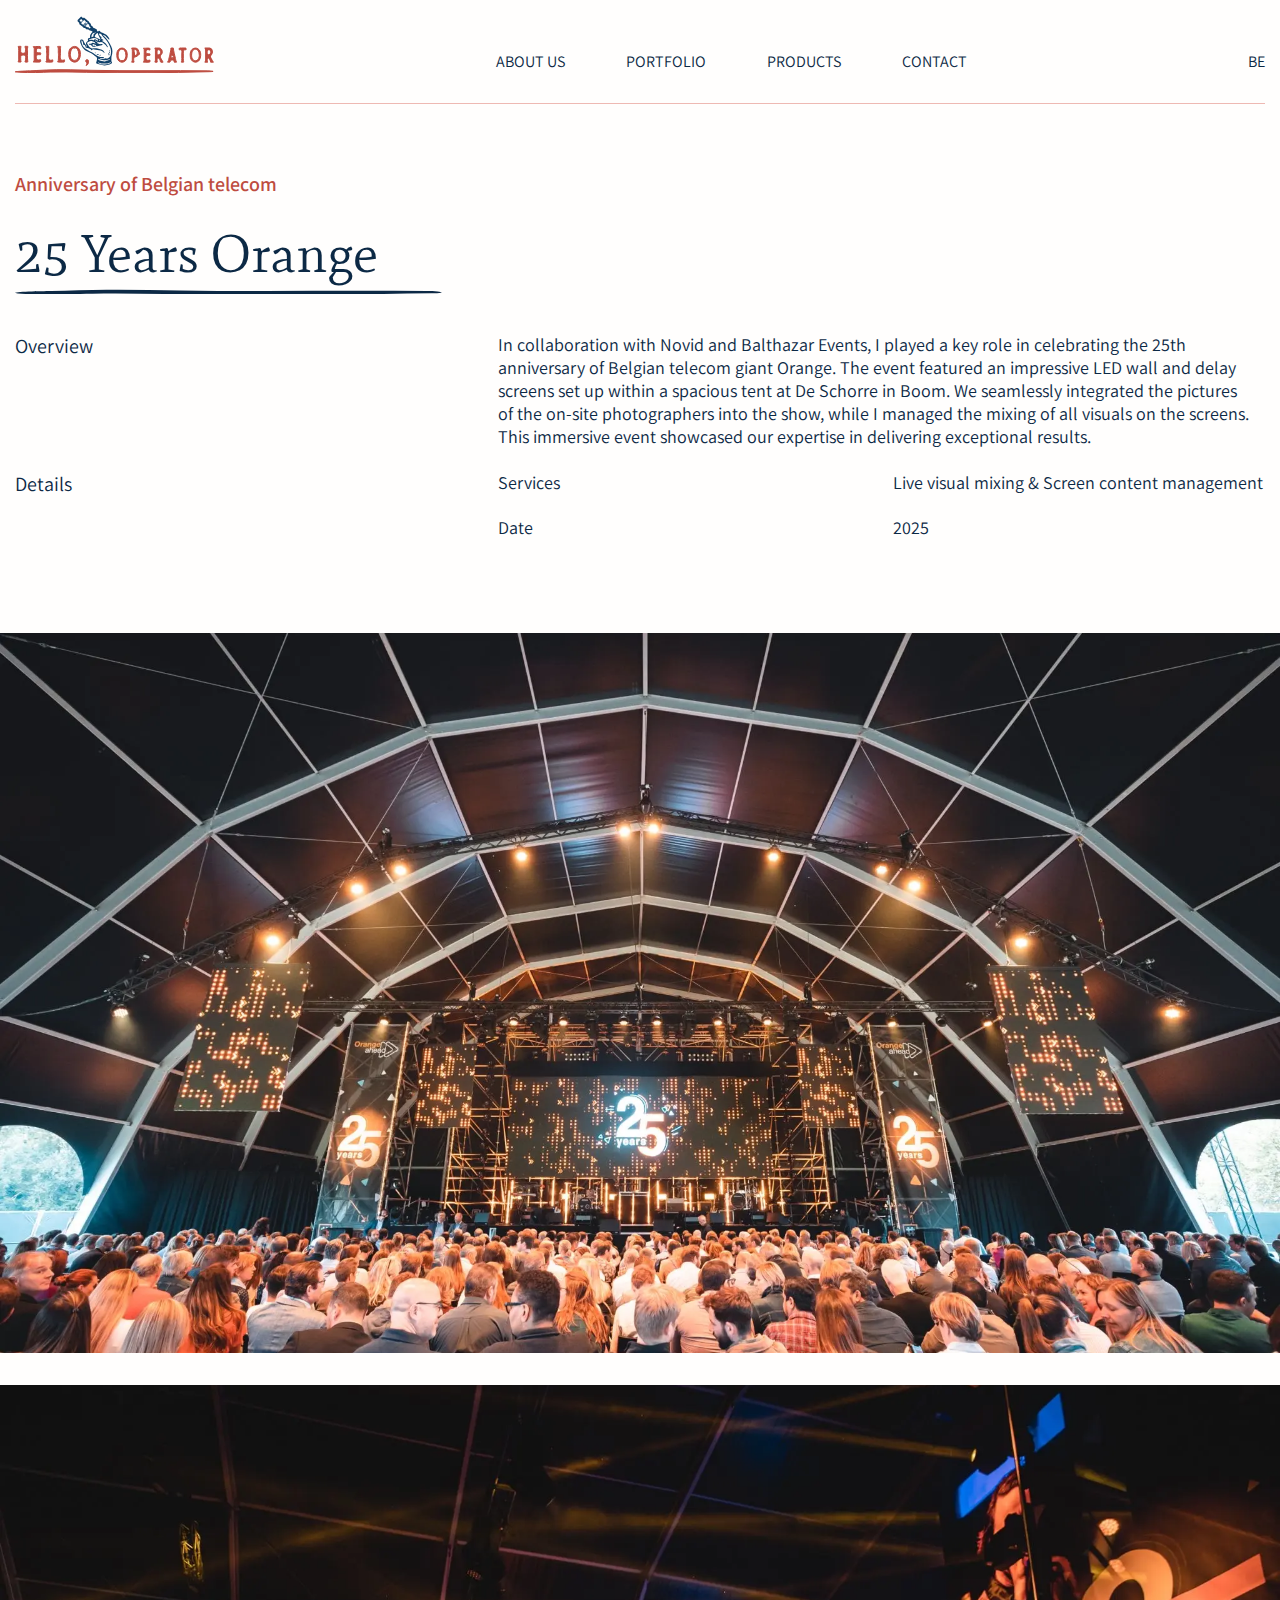
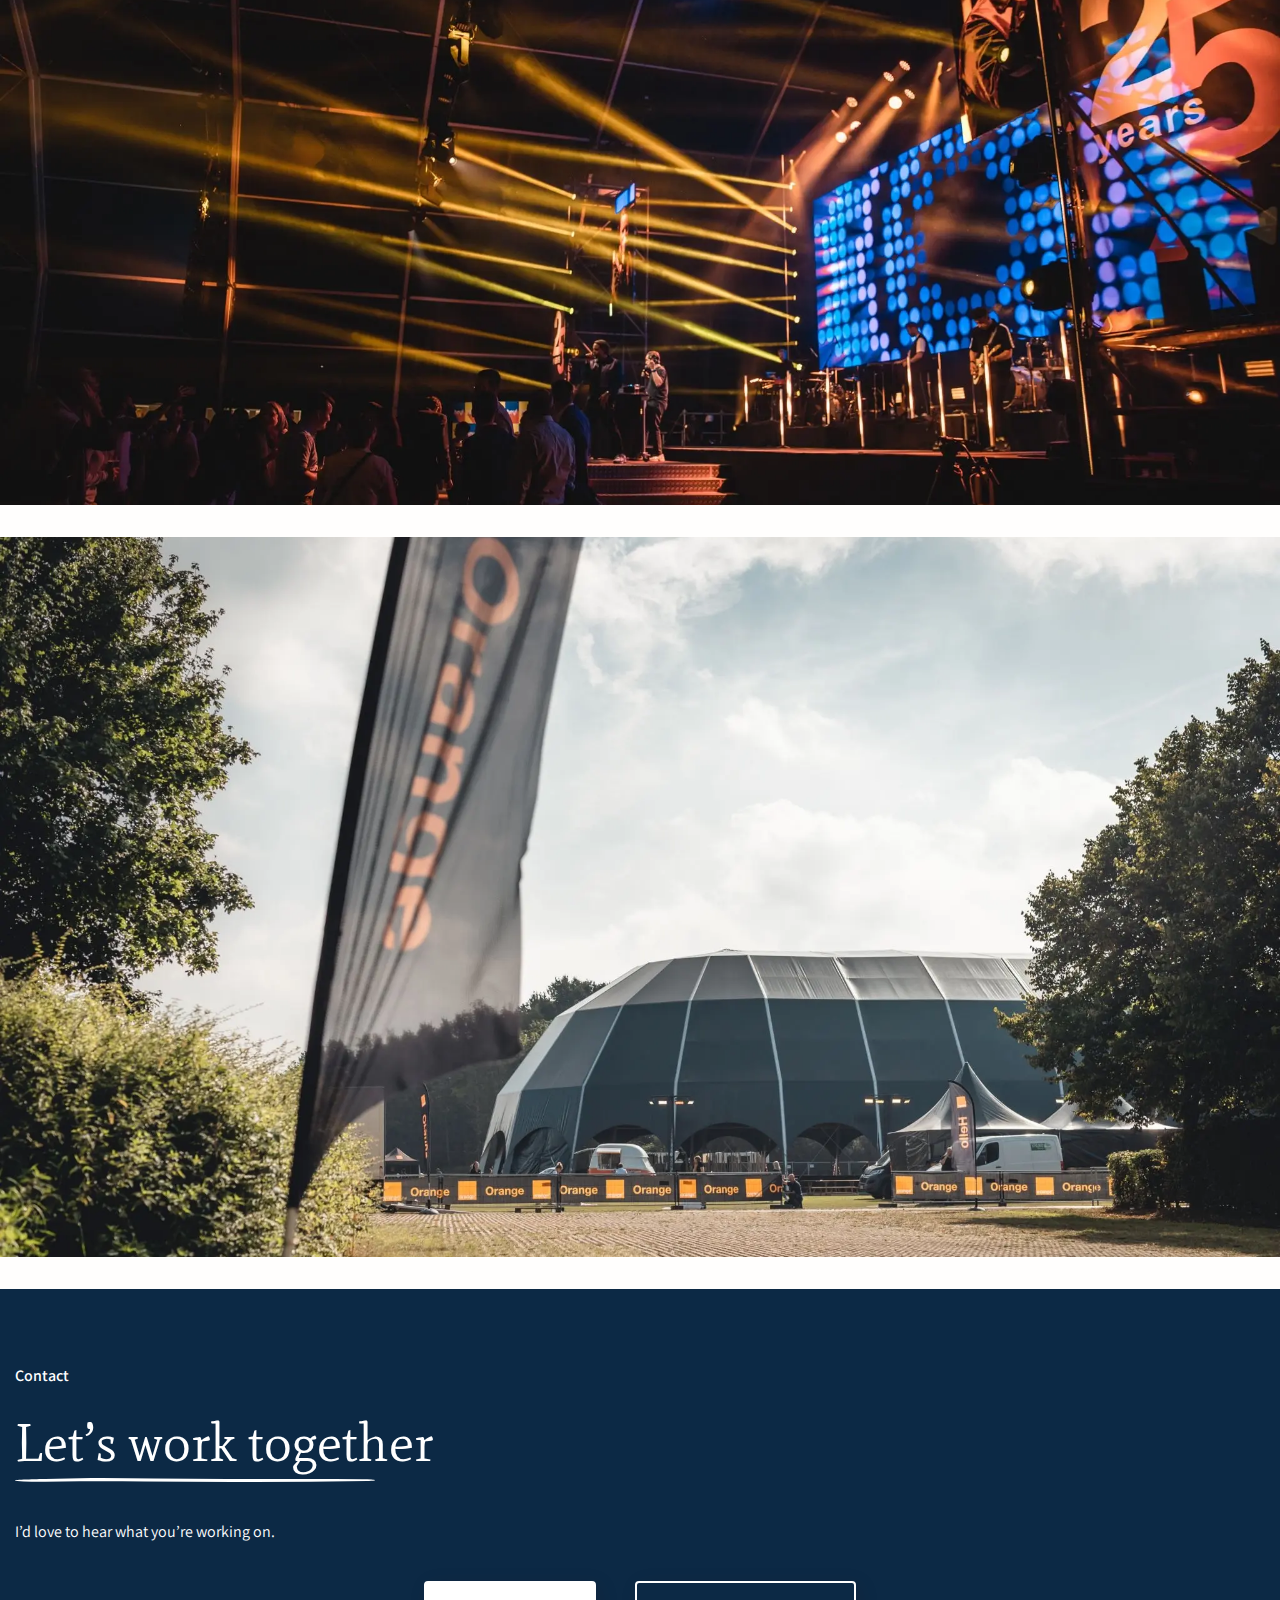
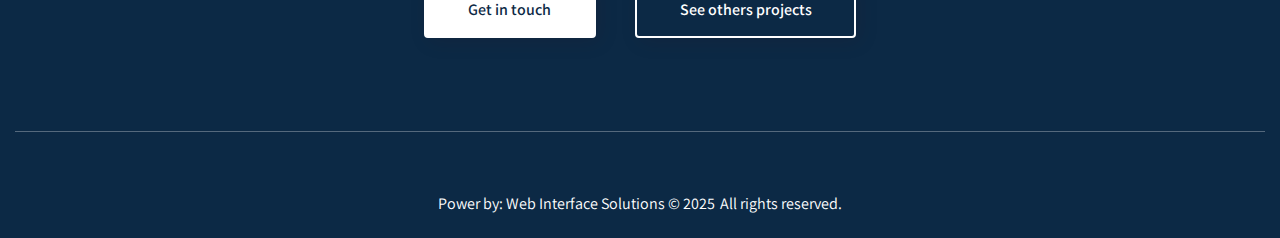
<file: work.html>
<!doctype html>
<html lang="en">

<head>
	<title>Helo, Operator work</title>
	<meta charset="UTF-8">
	<meta name="viewport" content="width=device-width, initial-scale=1.0">
	<meta name="format-detection" content="telephone=no">
	<meta name="description" content="Hello, Operator work">
	<!-- <meta name="robots" content="noindex, nofollow"> -->
	<!-- <link rel="shortcut icon" href="favicon.ico"> -->
	<link rel="stylesheet" href="css/style.min.css?_v=20250413084617">
</head>

<body>
	<div class="wrapper">
		<header data-lp class="header">
			<div class="header__container">
				<a href="./" class="header__logo">
					<img class="header__logo-img ibg ibg--contain" src="img/logo.svg " alt="logo" />
				</a>
				<div class="header__menu menu">
					<nav class="menu__body">
						<ul class="menu__list">
							<li class="menu__item">
								<a class="menu__link" href="about_us.html">About us</a>
							</li>
							<li class="menu__item">
								<a class="menu__link" href="portfolio.html">portfolio</a>
							</li>
							<li class="menu__item">
								<a class="menu__link" href="products.html">Products</a>
							</li>
							<li class="menu__item">
								<a class="menu__link" href="contact.html">contact</a>
							</li>
						</ul>
					</nav>
				</div>
				<div class="header__switcher">
					<a href="#" class="header__switcher-link header__switcher-link--active">ENG</a>
					<a href="be/" class="header__switcher-link header__switcher-link--no-active">BE</a>
				</div>
				<button aria-label="icon menu" type="button" class="icon-menu">
					<span></span>
				</button>
			</div>
		</header>

		<main class="page">
			<section class="page__works work">
				<div class="work__container">
					<div class="block-header">
						<div class="block-header__label labbel">
							Anniversary of Belgian telecom
						</div>
						<div class="block-header__title">
							<h1 class="title">25 Years Orange</h1>
						</div>
					</div>
					<div class="work__description">
						<div class="work__header">
							<div class="work__overview">Overview</div>
							<div class="work__text text">
								<p>
									In collaboration with Novid and Balthazar Events, I played
									a key role in celebrating the 25th anniversary of Belgian
									telecom giant Orange. The event featured an impressive LED
									wall and delay screens set up within a spacious tent
									at De Schorre in Boom. We seamlessly integrated the pictures
									of the on-site photographers into the show, while I managed
									the mixing of all visuals on the screens. This immersive
									event showcased our expertise in delivering exceptional
									results.
								</p>
							</div>
						</div>
						<div class="work__bottom">
							<div class="work__left">
								<div class="work__details">Details</div>
								<div></div>
							</div>
							<div class="work__right">
								<div class="work__service">Services</div>
								<div class="work__service-item">
									Live visual mixing & Screen content management
								</div>
								<div class="work__date">Date</div>
								<div class="work__date-item">2025</div>
							</div>
						</div>
					</div>
				</div>
				<div class="work__img">
					<img class="work__image ibg" src="img/orange/1.webp" alt="25 Years Orange photo" />
					<img class="work__image ibg" src="img/orange/2.webp" alt="25 Years Orange photo" />
					<img class="work__image ibg" src="img/orange/3.webp" alt="25 Years Orange photo" />
				</div>
			</section>
		</main>
		<footer class="footer footer--dark">
			<div class="footer__container">
				<div class="block-header">
					<h2 class="block-header__label labbel">Contact</h2>
					<div class="block-header__title">
						<h3 class="title">Let’s work together</h3>
					</div>
					<div class="block-header__text text">
						<p>I’d love to hear what you’re working on.</p>
					</div>
					<div class="block-header__actions">
						<a href="products.html" data-ripple class="button button--white">Get in touch</a>
						<a href="portfolio.html" data-ripple class="button button--trwhite">See others projects</a>
					</div>
				</div>
				<div class="footer__copy">
					<div>
						Power by:
						<a class="footer__link" target="_blank" href="https://webintersol.com/">Web Interface Solutions
						</a>
						© 2025
					</div>
					<div>All rights reserved.</div>
				</div>
			</div>
		</footer>

	</div>
	<script src="js/app.min.js?_v=20250413084617"></script>

</body>

</html>
</file>
<file: css/style.min.css>
@import url(https://fonts.googleapis.com/css?family=Assistant:regular,600&display=swap);@import url(https://fonts.googleapis.com/css?family=Mate:regular&display=swap);/*! tailwindcss v4.1.2 | MIT License | https://tailwindcss.com */@font-face{font-family:icons;font-display:swap;src:url(../fonts/icons.woff2) format("woff2");font-weight:400;font-style:normal}[class*=_icon-]::before{font-family:icons;font-style:normal;font-weight:400;font-variant:normal;text-transform:none;line-height:1;-webkit-font-smoothing:antialiased;-moz-osx-font-smoothing:grayscale}._icon-email:before{content:"";color:var(--chili,#be4c40)}._icon-in:before{content:"";color:var(--chili,#be4c40)}._icon-link:before{content:"";color:var(--chili,#be4c40)}._icon-phone:before{content:"";color:var(--chili,#be4c40)}:root{--white:#fff;--magnolia_pink:#eeb9b3;--whitecap_snow:#fffefd;--chili:#be4c40;--chaotic-red:#780600;--blue_opal:#12426b;--dark_eclipse:#0c2945}*{padding:0;margin:0;border:0}*,*::after,*::before{box-sizing:border-box}*::after,*::before{display:inline-block}body,html{height:100%;min-width:320px}body{color:#0c2945;line-height:1;font-family:Assistant;font-size:1.25rem;-ms-text-size-adjust:100%;-moz-text-size-adjust:100%;-webkit-text-size-adjust:100%;-webkit-font-smoothing:antialiased;-moz-osx-font-smoothing:grayscale}button,input,textarea{font-family:Assistant;font-size:inherit;line-height:inherit;color:inherit;background-color:rgba(0,0,0,0)}input,textarea{width:100%}label{display:inline-block}button,option,select{cursor:pointer}a{display:inline-block;color:inherit;text-decoration:none}ul li{list-style:none}img{vertical-align:top}h1,h2,h3,h4,h5,h6{font-weight:inherit;font-size:inherit}body{line-height:normal;opacity:0;background-color:var(--whitecap_snow,#fffefd)}.lock body{overflow:hidden;touch-action:none;-ms-scroll-chaining:none;overscroll-behavior:none}.loaded body{opacity:1;transition:opacity .3s}.wrapper{min-height:100%;display:flex;flex-direction:column;overflow:hidden}@supports (overflow:clip){.wrapper{overflow:clip}}.wrapper>main{flex:1 1 auto}.wrapper>*{min-width:0}[class*=__container]{max-width:87.125rem;margin:0 auto;padding:0 .9375rem}[class*="--gc"]{display:grid;min-width:0;grid-template-columns:.9375rem 1fr minmax(auto,85.25rem) 1fr .9375rem}[class*="--gc"]>*{min-width:0;grid-column:3/4}.button{display:inline-flex;padding-block:1rem;border-radius:.25rem;border:.125rem solid var(--chili,#be4c40);background:var(--chili,#be4c40);box-shadow:4px 4px 20px 0 rgba(66,4,0,.1);color:var(--white,#fff);font-style:normal;font-weight:600;line-height:normal;transition:all .3s;justify-content:center;align-items:center}.button--transp{color:var(--chili,#be4c40);border:2px solid var(--chili,#be4c40);background:var(--whitecap_snow,#fffefd)}.button--trwhite{color:var(--white,#fff);border:2px solid var(--white,#fff);background:rgba(0,0,0,0)}.button--white{color:var(--dark_eclipse,#0c2945);border:2px solid var(--white,#fff);background:var(--white,#fff)}.button--fw{width:100%}.icon-menu{display:none}[data-showmore-button] span:last-child{display:none}._showmore-active [data-showmore-button] span{display:none}._showmore-active [data-showmore-button] span:last-child{display:block}[data-ripple]{position:relative;overflow:hidden}.ripple{position:absolute;border-radius:50%;background-color:rgba(255,255,255,.3);border:1px solid rgba(255,255,255,.5);-webkit-animation:button-circle 1.5s ease forwards;animation:button-circle 1.5s ease forwards}@-webkit-keyframes button-circle{0%{-webkit-transform:scale(0);transform:scale(0)}100%{-webkit-transform:scale(10);transform:scale(10);opacity:0}}@keyframes button-circle{0%{-webkit-transform:scale(0);transform:scale(0)}100%{-webkit-transform:scale(10);transform:scale(10);opacity:0}}.ibg{width:100%;height:100%;-o-object-fit:cover;object-fit:cover}.ibg--top{-o-object-position:top;object-position:top}.ibg--bottom{-o-object-position:bottom;object-position:bottom}.ibg--left{-o-object-position:left;object-position:left}.ibg--right{-o-object-position:right;object-position:right}.ibg--contain{-o-object-fit:contain;object-fit:contain}::-webkit-scrollbar{display:none}html{scrollbar-width:none;-ms-overflow-style:none}.title{text-wrap:balance}.block-header__label{color:var(--chili,#be4c40);font-style:normal;font-weight:600;line-height:normal;margin-bottom:1.5rem}.block-header__title{position:relative;text-wrap:balance;color:var(--dark_eclipse,#0c2945);font-family:Mate;font-style:normal;font-weight:400;line-height:normal}.block-header__title::before{content:"";display:block;background:url(../img/icons/decor.svg) 0 0 no-repeat;height:5px;position:absolute;display:block;bottom:-.5rem;left:0;width:100%;background-size:contain}.block-header__actions{display:flex;row-gap:1rem;flex-wrap:wrap}.block-header .social{display:grid;gap:2rem}.block-header .social__link{font-size:1.5rem;gap:2rem;display:inline-flex;align-items:center;align-self:center}.block-header .social__link::before{font-size:2.5rem;width:2.5rem;height:2.5rem;flex:0 0 2.5rem}[class*="--no-wrap"]{white-space:nowrap}[class*="--center"]{margin-inline:auto}[class*=title]{text-wrap:balance}[class*=decor]{pointer-events:none}[class*=_link]{transition:color .3s}.text{display:grid;gap:.9375rem}.text div{color:var(--chili,#be4c40);font-weight:600;text-transform:uppercase}.text p span{font-weight:600}.header{transition:padding-top .3s;position:fixed;width:100%;z-index:50;background:var(--whitecap_snow,#fffefd);color:#fff}.header__container{padding-bottom:2.5rem;position:relative;display:grid;z-index:550;position:relative;grid-template-columns:auto 1fr auto;align-items:end;justify-items:center}.header__container::after{position:absolute;content:"";width:calc(100% - 1.875rem);height:.0625rem;top:90%;left:.9375rem;background:#eeb9b3}.header__logo{position:relative;z-index:50;display:flex;align-items:center;justify-content:center}.header__logo img{width:12.5rem}.header__logo-img{flex:0 0 12.5rem;aspect-ratio:200/66}.header__switcher-link{font-size:1rem;position:relative;z-index:100;text-transform:uppercase;transition:.3s color;color:var(--dark_eclipse,#0c2945)}.header__switcher-link--active{display:none}.menu__body{gap:1.25rem;display:flex}.menu__list{display:flex;flex-wrap:wrap;align-items:center;justify-content:flex-end;row-gap:.1875rem}.menu__list a.active{color:var(--chili,#be4c40)}.menu__item{display:inline-block}.menu__link{color:var(--dark_eclipse,#0c2945);font-size:1rem;text-transform:uppercase;transition:.3s color}.icon-menu{margin-bottom:.375rem;display:none}.footer{padding-bottom:1.5rem}.footer--dark{background:var(--dark_eclipse,#0c2945)}.footer--dark .footer__container{color:var(--white,#fff)}.footer--dark .footer__copy{color:var(--white,#fff)}.footer--dark .footer__container{border-bottom:none}.footer--dark .footer__copy{padding-top:0;border-top:none}.footer__container{color:var(--dark_eclipse,#0c2945);font-size:1rem}.footer__copy{border-top:1px solid #eeb9b3;display:flex;justify-content:center;align-items:center;gap:.3125rem;flex-wrap:wrap}.footer .block-header__label{color:var(--white,#fff)}.footer .block-header__title{color:var(--white,#fff)}.footer .block-header__title::before{content:"";background:url(../img/icons/decor_white.svg) 0 0 no-repeat}.footer .block-header__title::before svg{fill:#fff}.footer .block-header__text{color:#fff}.footer .block-header__actions{border-bottom:1px solid rgba(255,255,255,.3);display:flex;row-gap:1rem;flex-wrap:wrap;justify-content:center;align-items:center}.page{position:relative}.hero{position:relative;min-height:100vh;display:grid;align-items:start}.hero__cnt{height:100%;display:grid;grid-template-columns:repeat(2,1fr);-webkit-column-gap:2.5rem;-moz-column-gap:2.5rem;column-gap:2.5rem}.hero__container{display:grid;grid-template-columns:repeat(2,1fr)}.hero__container .hero__image{aspect-ratio:905/678}.hero__container .hero__body{padding-left:0;padding-right:0}.hero__content{height:100%}.hero__image{height:100%}.hero__body{height:100%;padding-block:1.25rem;display:grid;align-items:center;max-width:40rem;padding-right:.9375rem}.works__container .block-header{max-width:38.75rem}.works__list{width:min(85.25rem,100%);-webkit-columns:2 18.125rem;-moz-columns:2 18.125rem;columns:2 18.125rem;-webkit-column-gap:1.75rem;-moz-column-gap:1.75rem;column-gap:1.75rem}.item-works{display:block;width:100%;transition:all .3s;overflow:hidden}.item-works__img{overflow:hidden;margin-bottom:1.5rem;position:relative}.item-works__image{transition:all .3s;overflow:hidden;-webkit-transform:scale(1.000001);transform:scale(1.000001)}.item-works__imagehover{transition:all .3s;top:0;left:0;z-index:0;opacity:0;position:absolute}.item-works__header{position:relative;z-index:1;overflow:hidden;display:flex;gap:.5rem;justify-content:space-between;align-items:center}.item-works__title{transition:all .3s;color:var(--dark_eclipse,#0c2945);font-family:Mate;font-size:1.5rem;font-style:normal;font-weight:400;line-height:normal}.item-works__link{transition:-webkit-transform .3s;transition:transform .3s;transition:transform .3s,-webkit-transform .3s}.item-works__tags{display:flex;flex-wrap:wrap;row-gap:.5rem}.item-works__tag{color:var(--dark_eclipse,#0c2945);font-size:.9375rem;font-style:normal;font-weight:400;line-height:normal;padding:.5rem 1rem;border-radius:.25rem;background:rgba(238,185,179,.2)}.item-works__text{display:-webkit-box;-webkit-line-clamp:2;-webkit-box-orient:vertical;overflow:hidden;text-overflow:ellipsis}.work__description{display:grid}.work__header{display:grid;grid-template-columns:.6fr 1fr}.work__text{font-size:1.125rem}.work__left{display:grid}.work__right{display:grid;grid-template-columns:1fr 1fr}.work__bottom{display:grid;grid-template-columns:.6fr 1fr}.work__service{font-size:1.125rem}.work__service-item{font-size:1.125rem}.work__date{font-size:1.125rem}.work__date-item{font-size:1.125rem}.work__image{aspect-ratio:1920/1080;margin-bottom:2rem}.rental__list{display:grid}.rental .block-header{max-width:38.75rem}.item-rental__header div{display:grid;grid-template-columns:repeat(2,1fr)}.item-rental__header div img{width:100%;height:100%;-o-object-fit:cover;object-fit:cover}.item-rental__title{font-family:Mate}.item-rental__label{font-size:1.375rem;font-weight:600}.item-rental__content{justify-items:start;display:grid}.item-rental__content div div{display:grid;grid-template-columns:repeat(2,1fr)}.item-rental__content div div img{width:100%;height:100%;-o-object-fit:cover;object-fit:cover}.item-rental__text h2,.item-rental__text h3,.item-rental__text h4,.item-rental__text h5,.item-rental__text h6{font-size:1.375rem;font-style:normal;font-weight:600;line-height:normal;padding-bottom:.5rem;padding-top:.5rem}.item-rental__text ul{display:grid;padding-left:1.3125rem;gap:1rem}.item-rental__text ul li{list-style-type:disc}.item-rental__sm{justify-content:flex-end;display:flex}.item-rental__actions{display:inline-flex;font-size:1.125rem;align-items:center;gap:1rem;color:var(--chili,#be4c40);margin-bottom:1.5rem}.item-rental__icon{transition:all .3s;color:var(--chaotic-red,#780600)}.item-rental__more{color:var(--chili,#be4c40);font-size:1.125rem;font-style:normal;font-weight:400;line-height:normal;padding-top:1.5rem;padding-bottom:1.5rem}@media (min-width:61.99875em){.header._header-scroll{padding-top:.625rem}}@media (min-width:83.75em){.hero__container .hero__image{min-height:55rem}}@media (min-width:87.125em){.block-header__title{font-size:3.5rem}.block-header__title{margin-bottom:3rem}.block-header__text{margin-bottom:2.5rem}.block-header__actions{-webkit-column-gap:2.5rem;-moz-column-gap:2.5rem;column-gap:2.5rem}.block-header .social{padding-left:7.3125rem}.block-header .social__link{gap:2rem}.header__container{-webkit-column-gap:3.125rem;-moz-column-gap:3.125rem;column-gap:3.125rem}.header__logo{gap:1.5rem}.menu__list{-webkit-column-gap:4.5rem;-moz-column-gap:4.5rem;column-gap:4.5rem}.footer--dark .footer__container{padding-top:5rem}.footer__copy{padding-top:2rem}.footer .block-header{margin-bottom:4rem}.footer .block-header__actions{padding-bottom:6.25rem}.footer .block-header__actions{-webkit-column-gap:2.5rem;-moz-column-gap:2.5rem;column-gap:2.5rem}.hero{align-items:center}.works__item{margin-bottom:4.5rem}.item-works__header{margin-bottom:1.3125rem}.item-works__link{font-size:1.875rem}.item-works__tags{-webkit-column-gap:1rem;-moz-column-gap:1rem;column-gap:1rem}.item-works__tags{margin-bottom:1rem}.work__description{gap:1.5rem}.work__header{gap:1.5rem}.work__left{gap:1.5rem}.work__right{gap:1.5rem}.work__bottom{gap:1.5rem}.work__img{margin-top:6.25rem}.rental__list{margin-bottom:9.375rem}.rental__list{gap:6.875rem}.item-rental__header div{gap:1.875rem}.item-rental__header div{margin-bottom:2.5rem}.item-rental__title{font-size:2.5rem}.item-rental__title{margin-bottom:2.5rem}.item-rental__label{margin-bottom:1.5rem}.item-rental__content{gap:2.5rem}.item-rental__content div div{gap:1.875rem}}@media (min-width:120em){.button{padding-left:3.5rem}.button{padding-right:3.5rem}.header{padding-top:1.5rem}.header{padding-bottom:1.6875rem}.page__hero{padding-top:10rem}.page__works{padding-top:12.5rem}.page__rental{padding-top:12.5rem}.hero__cnt{-webkit-column-gap:2.5rem;-moz-column-gap:2.5rem;column-gap:2.5rem}.hero__container{-webkit-column-gap:2.5rem;-moz-column-gap:2.5rem;column-gap:2.5rem}}@media (max-width:60em){.hero__cnt{-webkit-column-gap:1.5rem;-moz-column-gap:1.5rem;column-gap:1.5rem}.hero__container{-webkit-column-gap:1.5rem;-moz-column-gap:1.5rem;column-gap:1.5rem}}@media (max-width:48em){.button{padding-left:2rem}.button{padding-right:2rem}}@media (max-width:20em){.block-header__title{font-size:2rem}.block-header__title{margin-bottom:2.25rem}.block-header__text{margin-bottom:2rem}.block-header__actions{-webkit-column-gap:2rem;-moz-column-gap:2rem;column-gap:2rem}.block-header .social__link{gap:.5rem}.header__logo{gap:.9375rem}.footer--dark .footer__container{padding-top:2.5rem}.footer__copy{padding-top:1.5rem}.footer .block-header{margin-bottom:2.125rem}.footer .block-header__actions{padding-bottom:1.875rem}.footer .block-header__actions{-webkit-column-gap:2rem;-moz-column-gap:2rem;column-gap:2rem}.works__item{margin-bottom:2.625rem}.item-works__header{margin-bottom:.625rem}.item-works__link{font-size:1.375rem}.item-works__tags{-webkit-column-gap:.625rem;-moz-column-gap:.625rem;column-gap:.625rem}.item-works__tags{margin-bottom:.625rem}.work__description{gap:.625rem}.work__header{gap:.625rem}.work__left{gap:.625rem}.work__right{gap:.625rem}.work__bottom{gap:.625rem}.work__img{margin-top:2.5rem}.rental__list{margin-bottom:2.5rem}.rental__list{gap:4.375rem}.item-rental__header div{gap:1.5rem}.item-rental__header div{margin-bottom:1.5rem}.item-rental__title{font-size:2rem}.item-rental__title{margin-bottom:1.5rem}.item-rental__label{margin-bottom:1rem}.item-rental__content{gap:2rem}.item-rental__content div div{gap:1.5rem}}@media (max-width:83.75em){.hero__container .hero__image{min-height:31.25rem}}@media (max-width:63.99875em){.page__hero{padding-top:8.125rem}.page__works{padding-top:10rem}.page__rental{padding-top:10rem}}@media (max-width:61.99875em){.button{width:100%}.block-header .social{padding-left:.0000000625rem}.header{padding-top:.0000000625rem}.header{padding-bottom:.0000000625rem}.menu__list{row-gap:1.75rem}}@media (max-width:47.99875em){.menu__body{position:fixed;width:100%;height:100%;left:-100%;top:0;overflow:auto;padding:3.125rem .9375rem 1.875rem .9375rem;transition:left .3s}.menu__body::before{content:"";position:fixed;width:100%;height:4.375rem;left:-100%;top:0;transition:left .3s;z-index:2}.menu-open .menu__body{left:0}.menu-open .menu__body::before{left:0}.icon-menu{display:block;position:relative;width:1.875rem;height:1.125rem;z-index:5}.icon-menu span,.icon-menu::after,.icon-menu::before{content:"";transition:all .3s ease 0s;right:0;position:absolute;width:100%;height:.125rem;background-color:#000}.icon-menu::before{top:0}.icon-menu::after{bottom:0}.icon-menu span{top:calc(50% - .0625rem)}.menu-open .icon-menu span{width:0}.menu-open .icon-menu::before{top:calc(50% - .0625rem);-webkit-transform:rotate(-45deg);transform:rotate(-45deg)}.menu-open .icon-menu::after{bottom:calc(50% - .0625rem);-webkit-transform:rotate(45deg);transform:rotate(45deg)}.block-header__actions{flex-direction:column}.block-header__actions .buttton{text-align:center}.block-header .social__link::before{font-size:1.375rem;width:1.375rem;height:1.375rem;flex:0 0 1.375rem}.block-header .social__link{font-size:1.25rem}.header__container{-webkit-column-gap:.9375rem;-moz-column-gap:.9375rem;column-gap:.9375rem}.header__container{gap:.5rem;grid-template-columns:auto 1fr auto auto;align-items:end;padding-bottom:1.875rem}.header__container::after{position:absolute;content:"";width:calc(100% - 1.875rem);height:.0625rem;top:80%;left:.9375rem;background:#eeb9b3}.header__logo img{width:9.375rem}.header__logo-img{flex:0 0 9.375rem}.header__switcher-link{font-size:1.5rem;position:relative;z-index:100}.menu__body{position:fixed;width:100%;height:100%;left:-100%;top:0;overflow:auto;padding:8.5rem .9375rem .9375rem 1.875rem;background:var(--whitecap_snow,#fffefd);display:grid;grid-template-rows:1fr auto;transition:left .3s}.menu__body::before{content:"";position:fixed;background:var(--whitecap_snow,#fffefd);width:100%;height:4.375rem;left:-100%;top:0;transition:left .3s;z-index:101}.menu__body::after{content:"";position:fixed;top:0;left:-100%;width:100%;z-index:5;background-color:var(--magnolia_pink,#eeb9b3)}.menu-open .menu__body{left:0}.menu-open .menu__body::before{left:0}.menu__list{-webkit-column-gap:.625rem;-moz-column-gap:.625rem;column-gap:.625rem}.menu__list{justify-content:start;align-items:end}.menu__list{flex-direction:column}.menu__link{font-size:1.875rem;font-weight:600;position:relative;z-index:100}.icon-menu{margin-left:1.25rem;display:block;position:relative;width:1.875rem;height:1.125rem;z-index:5}.icon-menu span,.icon-menu::after,.icon-menu::before{content:"";transition:all .3s ease 0s;right:0;position:absolute;width:100%;height:.125rem;background-color:var(--dark_eclipse,#0c2945)}.icon-menu::before{top:0}.icon-menu::after{bottom:0}.icon-menu span{top:calc(50% - .0625rem)}.menu-open .icon-menu span{width:0}.menu-open .icon-menu::before{top:calc(50% - .0625rem);-webkit-transform:rotate(-45deg);transform:rotate(-45deg)}.menu-open .icon-menu::after{bottom:calc(50% - .0625rem);-webkit-transform:rotate(45deg);transform:rotate(45deg)}.footer .block-header__actions{flex-direction:column}.footer .block-header__actions .buttton{text-align:center}.page__hero{padding-top:6.25rem;padding-bottom:2.5rem}.page__works{padding-top:6.25rem}.page__rental{padding-top:6.25rem}.hero__cnt{grid-template-columns:auto;row-gap:2.5rem}.hero__container{grid-template-columns:auto;row-gap:2.5rem;display:flex;flex-direction:column}.hero__container .hero__image{min-height:25rem;width:100%}.hero__container .hero__body{order:2}.hero__container .hero__content{order:1}.hero__body{max-width:100%;padding-left:.9375rem;padding-block:0}.work__header{grid-template-columns:.3fr 1fr}.work__bottom{grid-template-columns:.3fr 1fr}.work__image{margin-bottom:1rem;aspect-ratio:1/1}.item-rental__header div{grid-template-columns:auto}.item-rental__content div div{grid-template-columns:auto}}@media (max-width:47.99875em)and (any-hover:none){.icon-menu{cursor:default}.icon-menu{cursor:default}}@media (max-width:22.375em){.block-header .social__link{font-size:1.125rem}}@media (min-width:48em)and (max-width:120em){.button{padding-left:clamp(2rem ,1rem + 2.0833333333vw ,3.5rem)}.button{padding-right:clamp(2rem ,1rem + 2.0833333333vw ,3.5rem)}}@media (min-width:20em)and (max-width:87.125em){.block-header__title{font-size:clamp(2rem ,1.5530726257rem + 2.2346368715vw ,3.5rem)}.block-header__title{margin-bottom:clamp(2.25rem ,2.0265363128rem + 1.1173184358vw ,3rem)}.block-header__text{margin-bottom:clamp(2rem ,1.8510242086rem + .7448789572vw ,2.5rem)}.block-header__actions{-webkit-column-gap:clamp(2rem ,1.8510242086rem + .7448789572vw ,2.5rem);-moz-column-gap:clamp(2rem ,1.8510242086rem + .7448789572vw ,2.5rem);column-gap:clamp(2rem ,1.8510242086rem + .7448789572vw ,2.5rem)}.block-header .social__link{gap:clamp(.5rem ,.0530726257rem + 2.2346368715vw ,2rem)}.header__logo{gap:clamp(.9375rem ,.7699022346rem + .8379888268vw ,1.5rem)}.footer--dark .footer__container{padding-top:clamp(2.5rem ,1.7551210428rem + 3.7243947858vw ,5rem)}.footer__copy{padding-top:clamp(1.5rem ,1.3510242086rem + .7448789572vw ,2rem)}.footer .block-header{margin-bottom:clamp(2.125rem ,1.5663407821rem + 2.7932960894vw ,4rem)}.footer .block-header__actions{padding-bottom:clamp(1.875rem ,.571461825rem + 6.5176908752vw ,6.25rem)}.footer .block-header__actions{-webkit-column-gap:clamp(2rem ,1.8510242086rem + .7448789572vw ,2.5rem);-moz-column-gap:clamp(2rem ,1.8510242086rem + .7448789572vw ,2.5rem);column-gap:clamp(2rem ,1.8510242086rem + .7448789572vw ,2.5rem)}.works__item{margin-bottom:clamp(2.625rem ,2.0663407821rem + 2.7932960894vw ,4.5rem)}.item-works__header{margin-bottom:clamp(.625rem ,.4201582868rem + 1.0242085661vw ,1.3125rem)}.item-works__link{font-size:clamp(1.375rem ,1.2260242086rem + .7448789572vw ,1.875rem)}.item-works__tags{-webkit-column-gap:clamp(.625rem ,.5132681564rem + .5586592179vw ,1rem);-moz-column-gap:clamp(.625rem ,.5132681564rem + .5586592179vw ,1rem);column-gap:clamp(.625rem ,.5132681564rem + .5586592179vw ,1rem)}.item-works__tags{margin-bottom:clamp(.625rem ,.5132681564rem + .5586592179vw ,1rem)}.work__description{gap:clamp(.625rem ,.364292365rem + 1.303538175vw ,1.5rem)}.work__header{gap:clamp(.625rem ,.364292365rem + 1.303538175vw ,1.5rem)}.work__left{gap:clamp(.625rem ,.364292365rem + 1.303538175vw ,1.5rem)}.work__right{gap:clamp(.625rem ,.364292365rem + 1.303538175vw ,1.5rem)}.work__bottom{gap:clamp(.625rem ,.364292365rem + 1.303538175vw ,1.5rem)}.work__img{margin-top:clamp(2.5rem ,1.3826815642rem + 5.5865921788vw ,6.25rem)}.rental__list{margin-bottom:clamp(2.5rem ,.4515828678rem + 10.2420856611vw ,9.375rem)}.rental__list{gap:clamp(4.375rem ,3.6301210428rem + 3.7243947858vw ,6.875rem)}.item-rental__header div{gap:clamp(1.5rem ,1.3882681564rem + .5586592179vw ,1.875rem)}.item-rental__header div{margin-bottom:clamp(1.5rem ,1.2020484171rem + 1.4897579143vw ,2.5rem)}.item-rental__title{font-size:clamp(2rem ,1.8510242086rem + .7448789572vw ,2.5rem)}.item-rental__title{margin-bottom:clamp(1.5rem ,1.2020484171rem + 1.4897579143vw ,2.5rem)}.item-rental__label{margin-bottom:clamp(1rem ,.8510242086rem + .7448789572vw ,1.5rem)}.item-rental__content{gap:clamp(2rem ,1.8510242086rem + .7448789572vw ,2.5rem)}.item-rental__content div div{gap:clamp(1.5rem ,1.3882681564rem + .5586592179vw ,1.875rem)}}@media (min-width:61.99875em)and (max-width:87.125em){.block-header .social{padding-left:clamp(.0000000625rem ,-18.0435144094rem + 29.1030294513vw ,7.3125rem)}}@media (min-width:61.99875em)and (max-width:120em){.header{padding-top:clamp(.0000000625rem ,-1.6033812633rem + 2.5861510528vw ,1.5rem)}.header{padding-bottom:clamp(.0000000625rem ,-1.8038039374rem + 2.9094199478vw ,1.6875rem)}}@media (min-width:47.99875em)and (max-width:87.125em){.header__container{-webkit-column-gap:clamp(.9375rem ,-1.7460504457rem + 5.5908756909vw ,3.125rem);-moz-column-gap:clamp(.9375rem ,-1.7460504457rem + 5.5908756909vw ,3.125rem);column-gap:clamp(.9375rem ,-1.7460504457rem + 5.5908756909vw ,3.125rem)}.menu__list{-webkit-column-gap:clamp(.625rem ,-4.1287179323rem + 9.9038369381vw ,4.5rem);-moz-column-gap:clamp(.625rem ,-4.1287179323rem + 9.9038369381vw ,4.5rem);column-gap:clamp(.625rem ,-4.1287179323rem + 9.9038369381vw ,4.5rem)}}@media (min-width:63.99875em)and (max-width:120em){.page__hero{padding-top:clamp(8.125rem ,5.9822325395rem + 3.3481395505vw ,10rem)}.page__works{padding-top:clamp(10rem ,7.1429767193rem + 4.4641860673vw ,12.5rem)}.page__rental{padding-top:clamp(10rem ,7.1429767193rem + 4.4641860673vw ,12.5rem)}}@media (min-width:60em)and (max-width:120em){.hero__cnt{-webkit-column-gap:clamp(1.5rem ,.5rem + 1.6666666667vw ,2.5rem);-moz-column-gap:clamp(1.5rem ,.5rem + 1.6666666667vw ,2.5rem);column-gap:clamp(1.5rem ,.5rem + 1.6666666667vw ,2.5rem)}.hero__container{-webkit-column-gap:clamp(1.5rem ,.5rem + 1.6666666667vw ,2.5rem);-moz-column-gap:clamp(1.5rem ,.5rem + 1.6666666667vw ,2.5rem);column-gap:clamp(1.5rem ,.5rem + 1.6666666667vw ,2.5rem)}}@media (any-hover:hover){.button:hover{border:2px solid var(--chaotic-red,#780600);background:var(--chaotic-red,#780600);box-shadow:8px 8px 20px 0 rgba(66,4,0,.2)}.button--transp:hover{color:var(--white,#fff);border:2px solid var(--chaotic-red,#780600);background:var(--chaotic-red,#780600);box-shadow:8px 8px 20px 0 rgba(66,4,0,.2)}.button--trwhite:hover{color:var(--white,#fff);border:2px solid var(--chili,#be4c40);background:var(--chili,#be4c40);box-shadow:8px 8px 20px 0 rgba(66,4,0,.2)}.button--white:hover{color:var(--white,#fff);border:2px solid var(--chili,#be4c40);background:var(--chili,#be4c40);box-shadow:8px 8px 20px 0 rgba(66,4,0,.2)}[class*=_link]:hover{color:#be4c40}.header__switcher-link:hover{color:#be4c40}.menu__link:hover{color:#be4c40}.footer--dark .footer__link:hover{color:var(--magnolia_pink,#eeb9b3)}.item-works:hover .item-works__imagehover{opacity:1;-webkit-transform:scale(1.02);transform:scale(1.02)}.item-works:hover .item-works__image{-webkit-transform:scale(1.02);transform:scale(1.02)}.item-works:hover .item-works__link{-webkit-transform:rotate(45deg);transform:rotate(45deg)}.item-works:hover .item-works__title{color:var(--chili,#be4c40)}.item-rental__actions:hover .item-rental__icon{-webkit-transform:rotate(45deg);transform:rotate(45deg)}.item-rental__actions:hover .item-rental__link{color:var(--chaotic-red,#780600)}}
</file>
